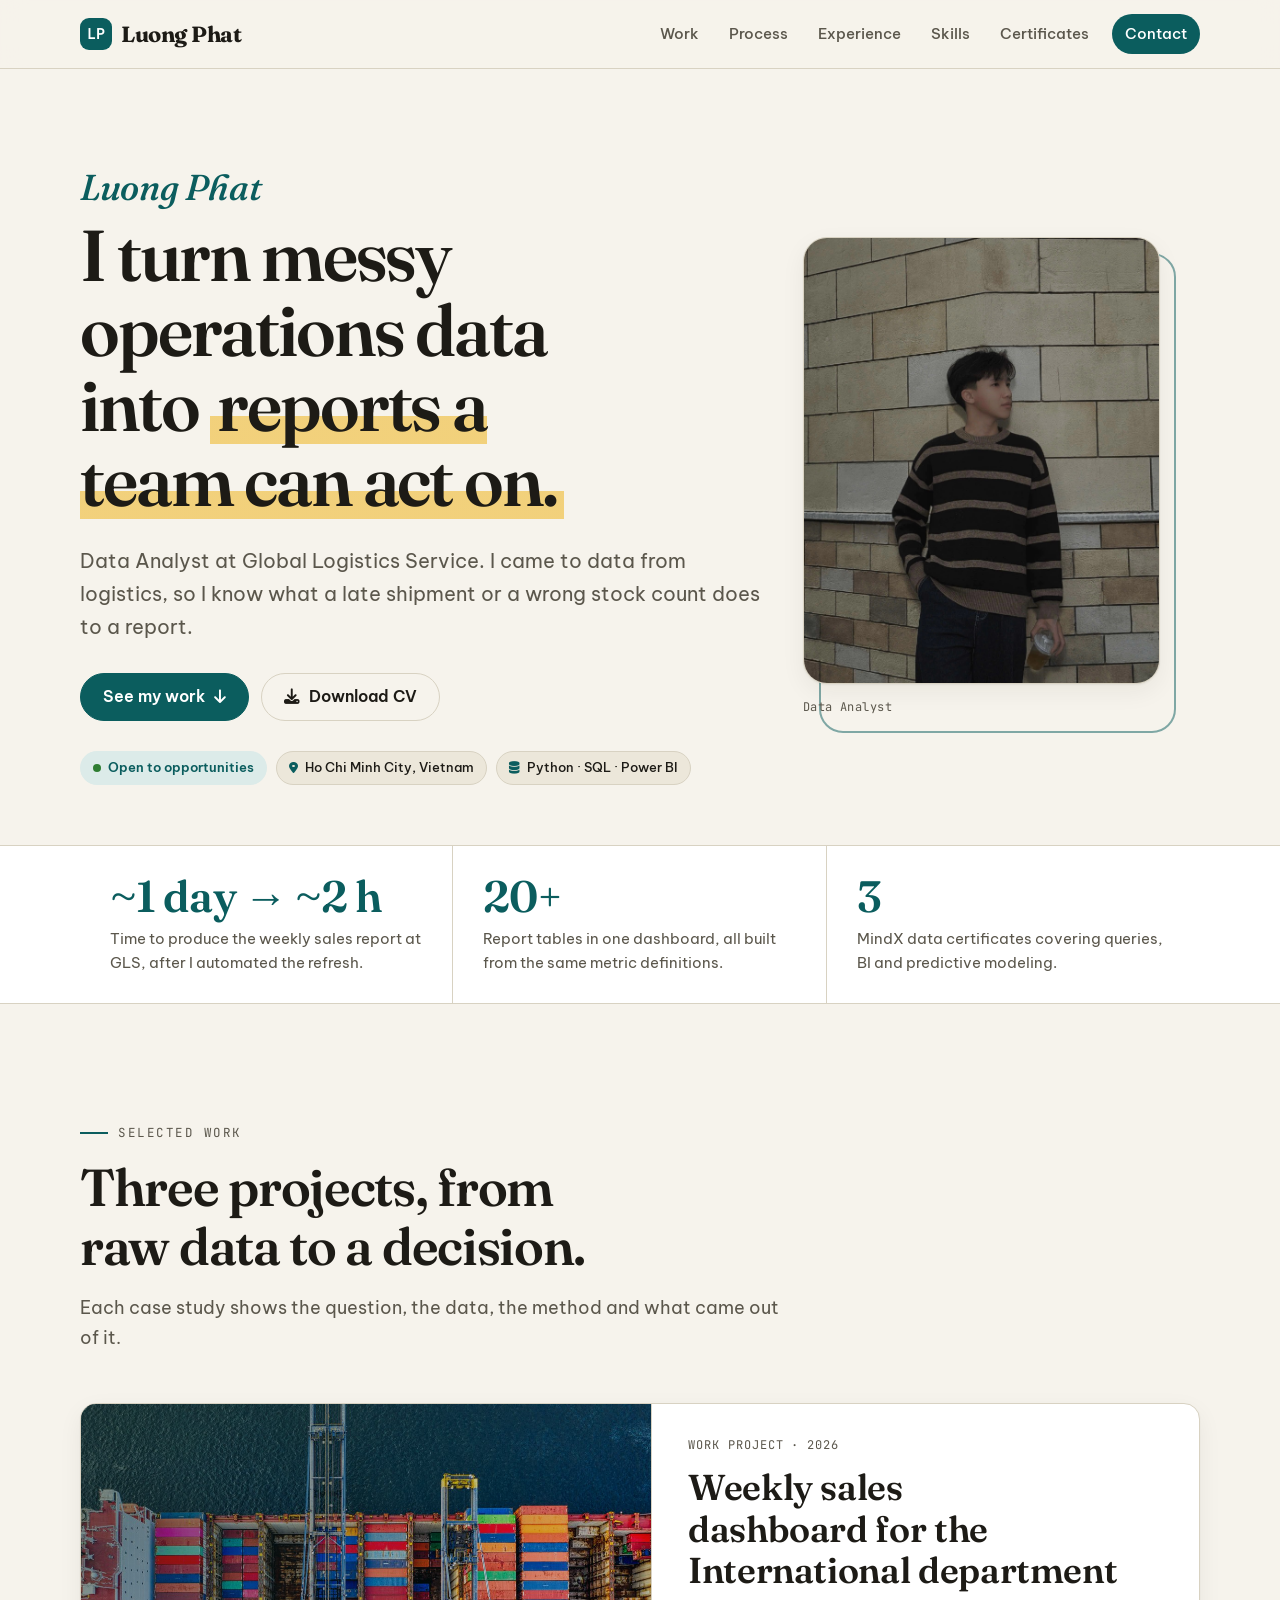
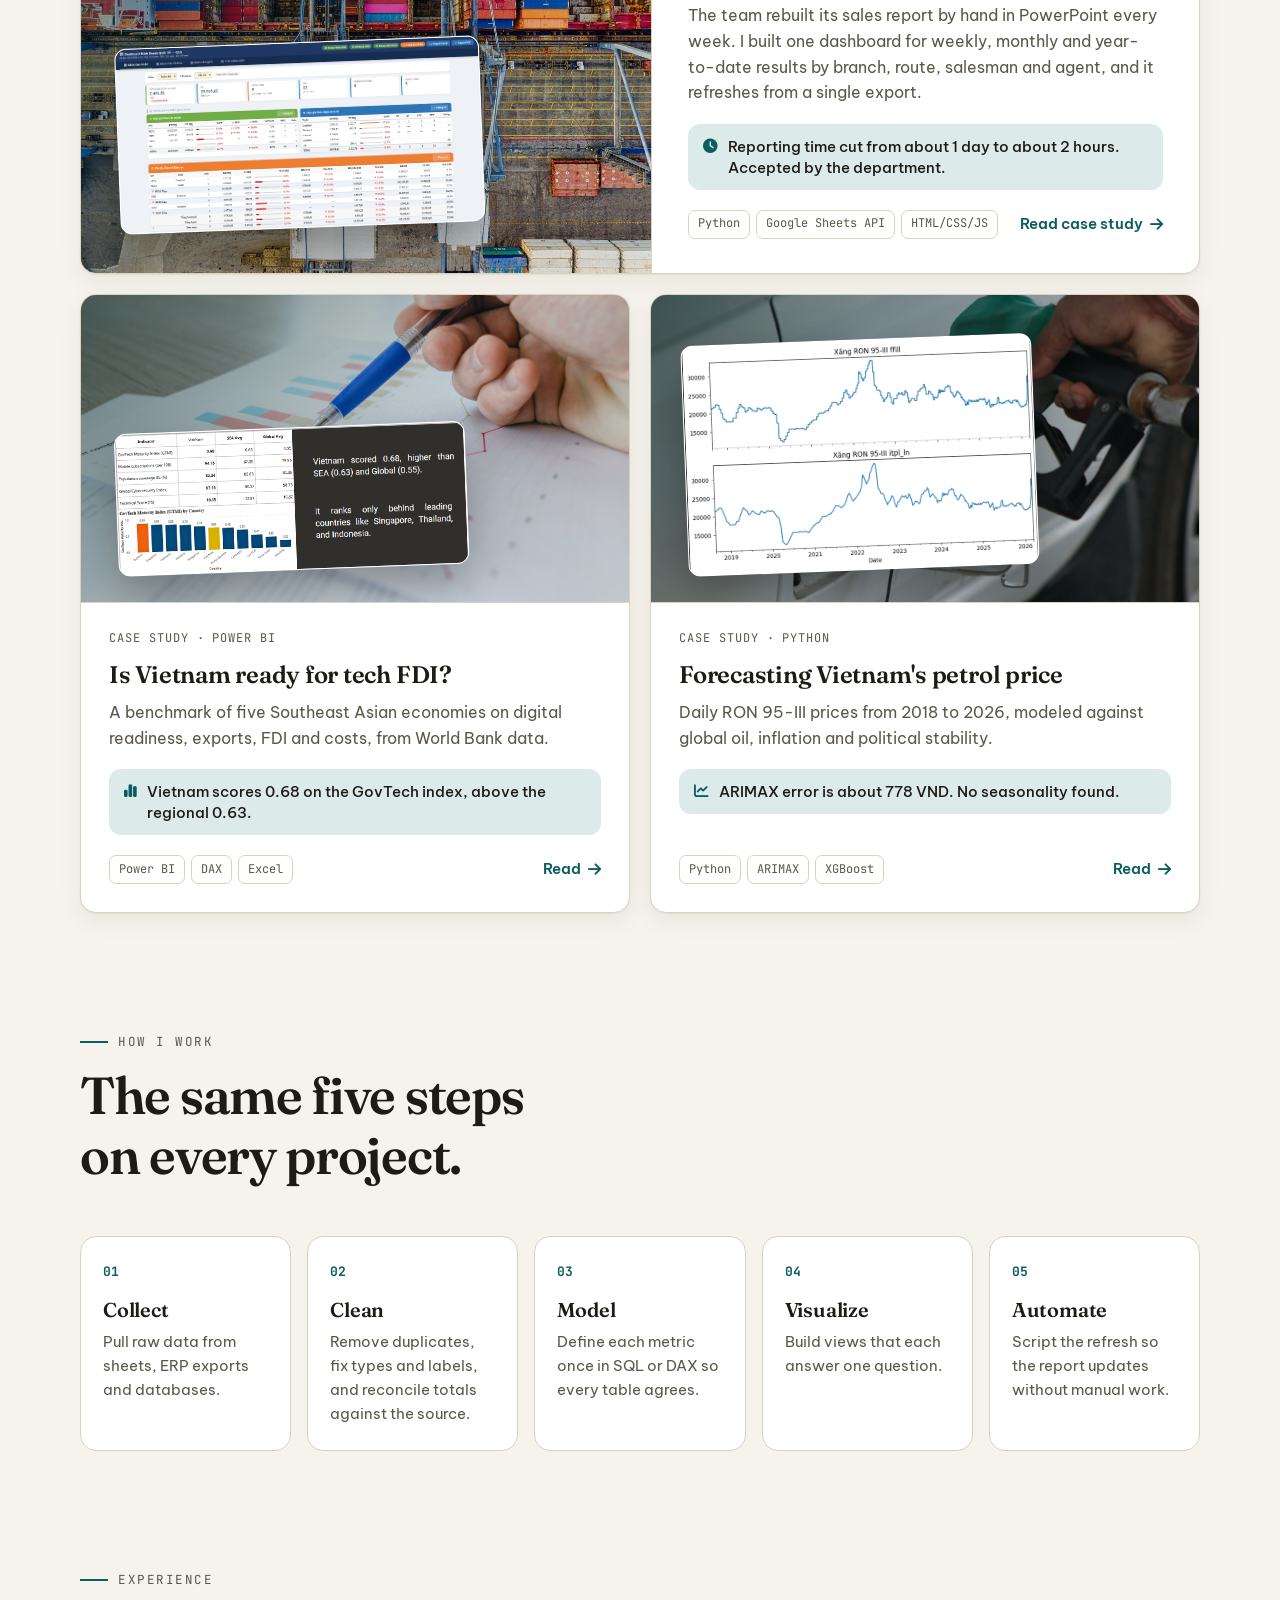
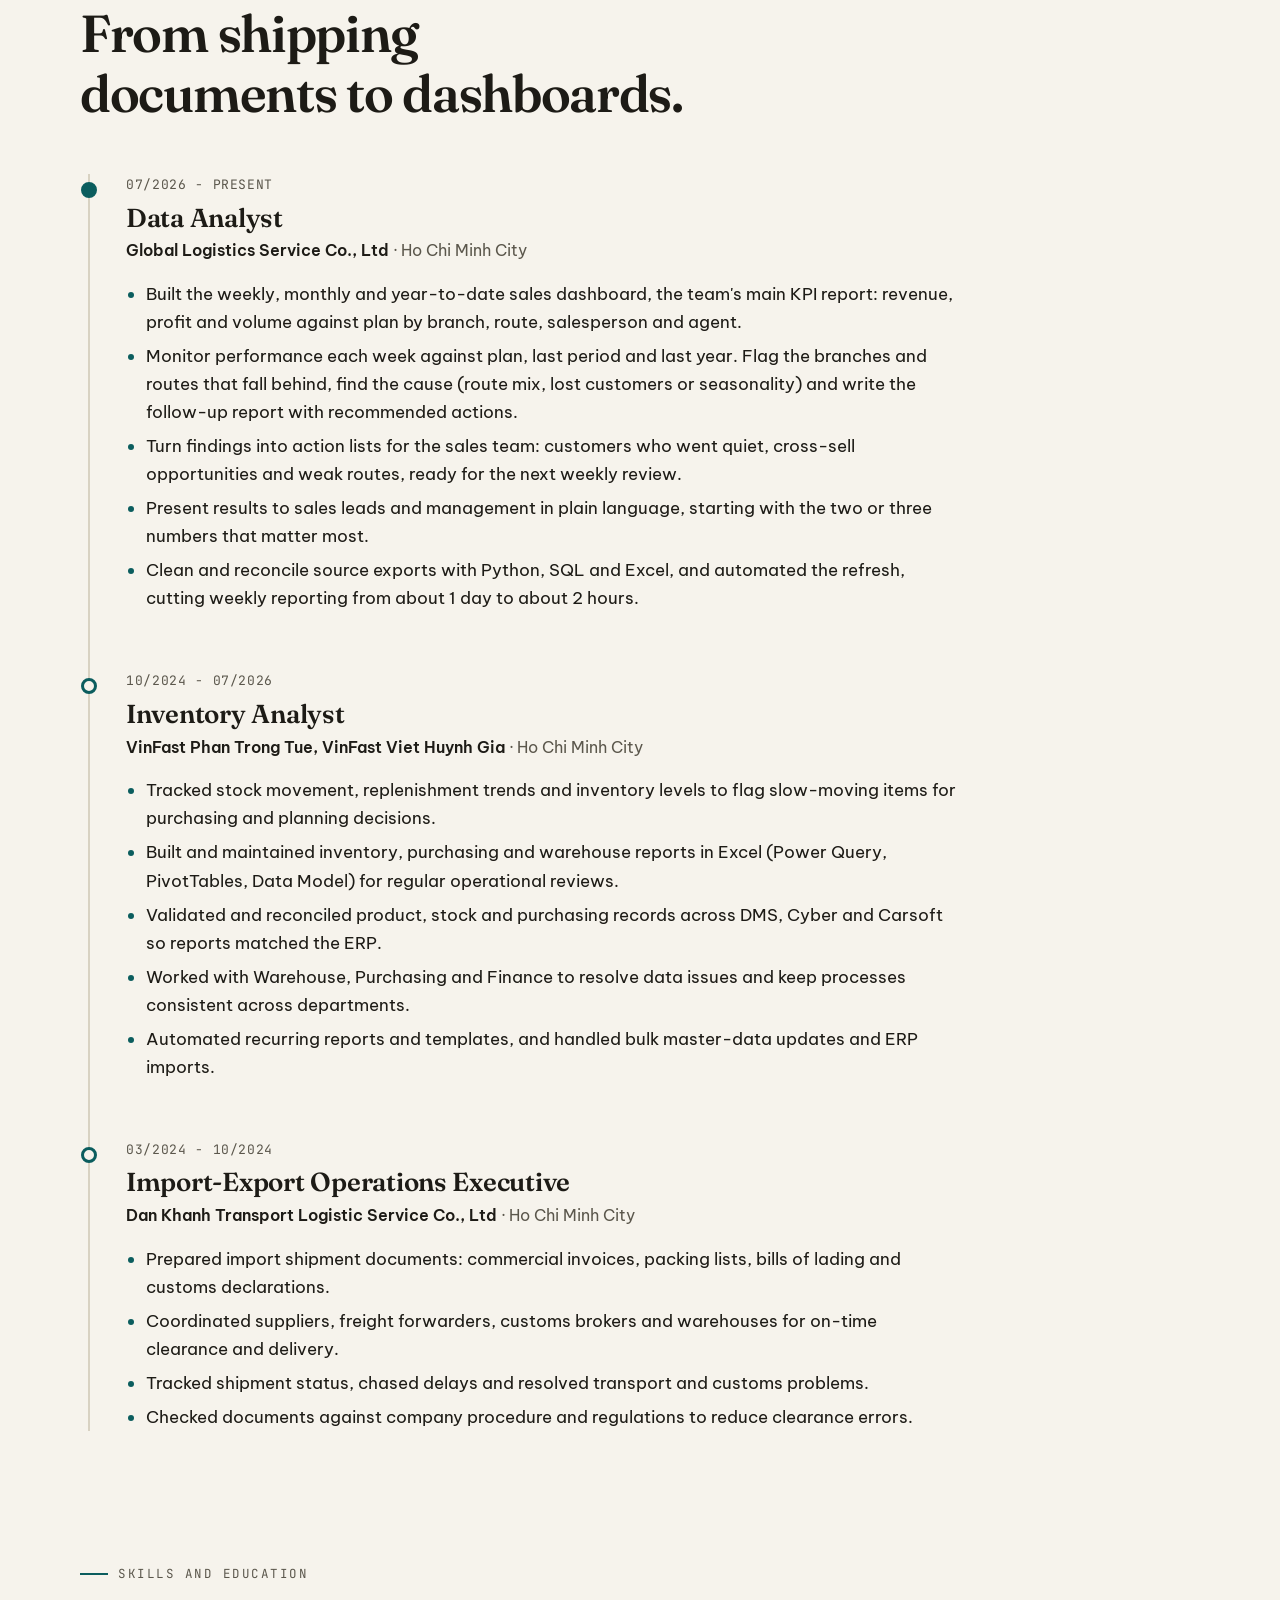
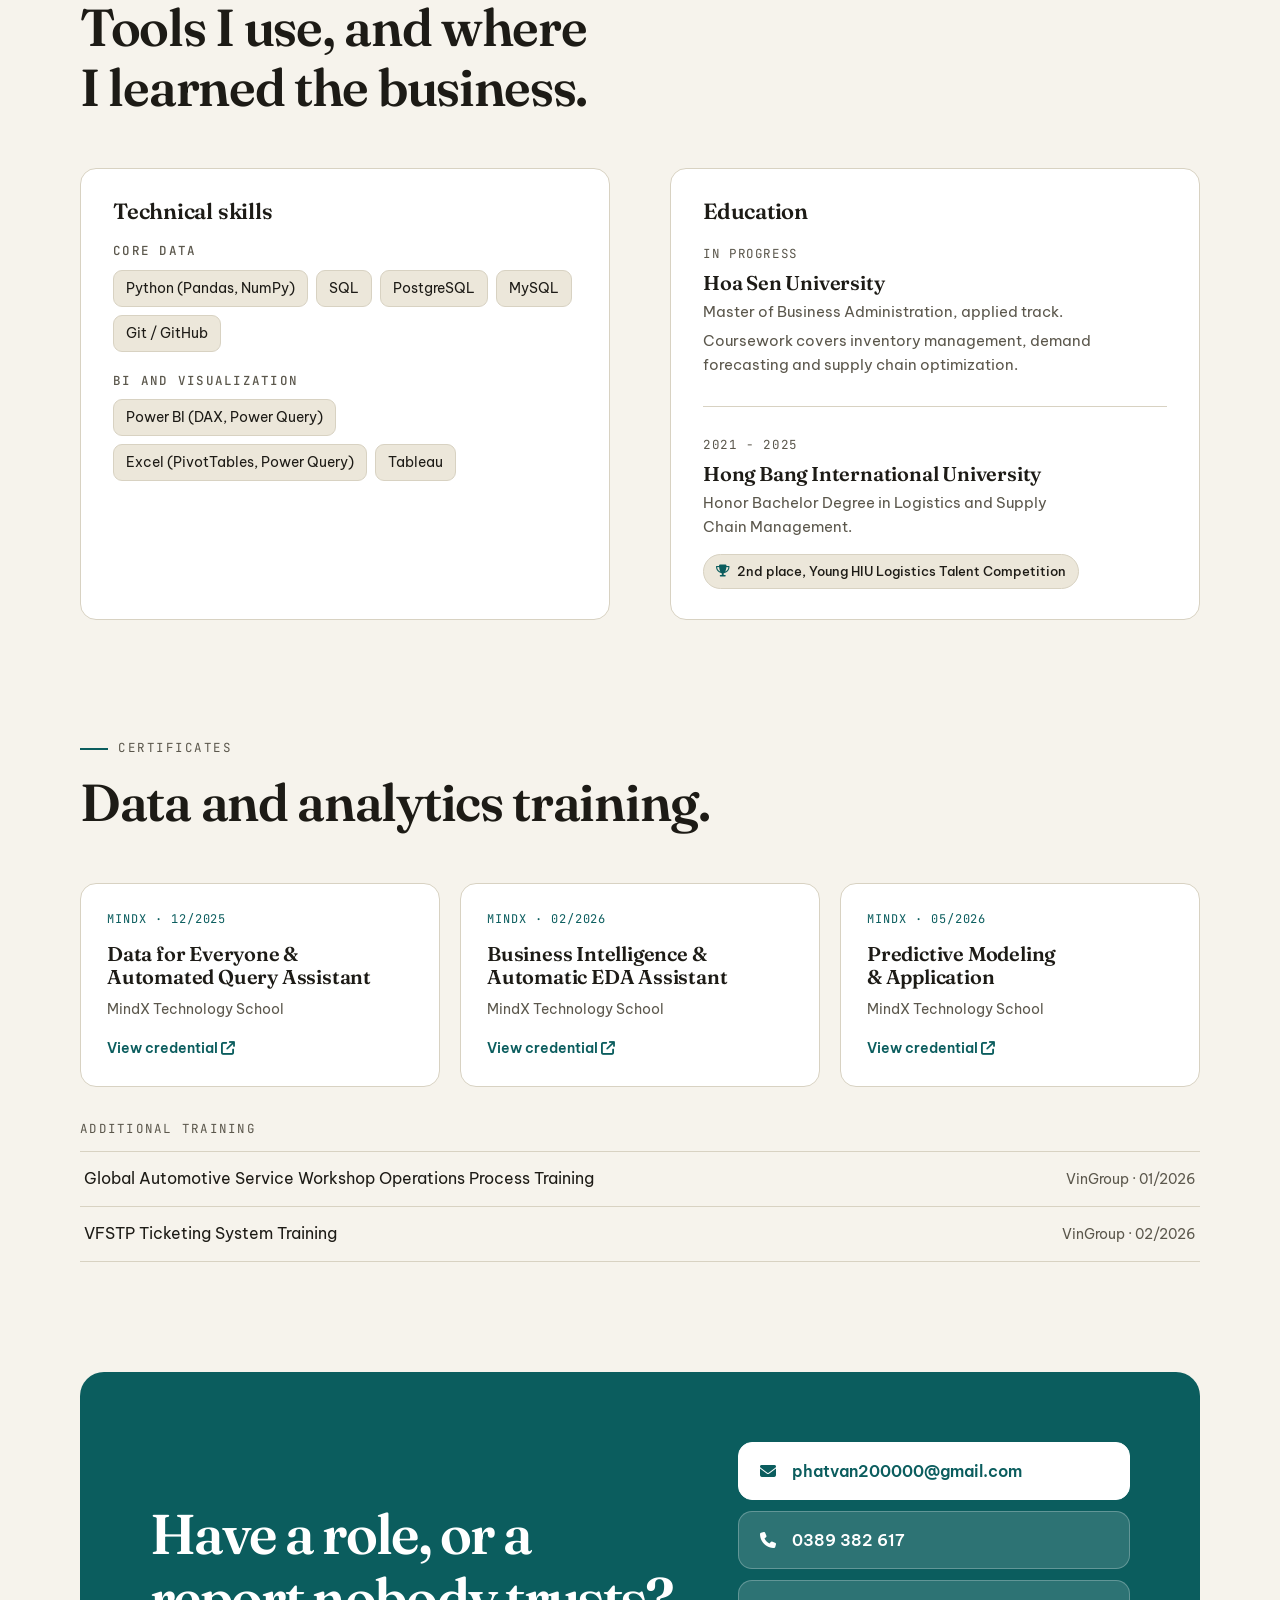
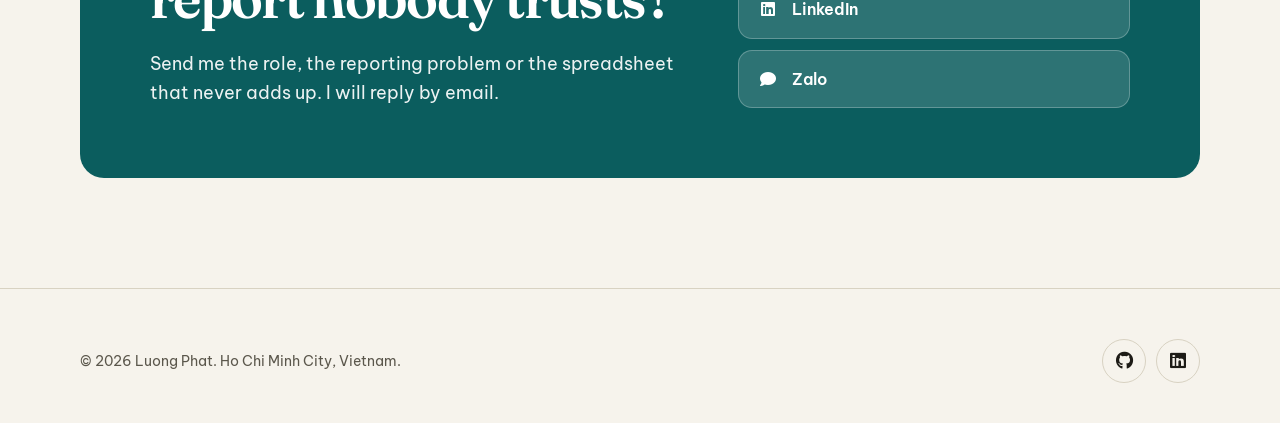
<file: index.html>
<!DOCTYPE html>
<html lang="en" class="no-js">
<head>
    <meta charset="UTF-8">
    <meta name="viewport" content="width=device-width, initial-scale=1.0">
    <script>document.documentElement.classList.remove('no-js');</script>

    <title>Luong Phat | Data Analyst</title>
    <meta name="description" content="Luong Phat is a data analyst in Ho Chi Minh City. Case studies in Python, SQL and Power BI: a weekly sales dashboard, a fuel price forecast and a FDI benchmark.">
    <meta name="theme-color" content="#0b5d5e">

    <meta property="og:type" content="website">
    <meta property="og:title" content="Luong Phat | Data Analyst">
    <meta property="og:description" content="Case studies in Python, SQL and Power BI, built on logistics and inventory data.">
    <meta property="og:image" content="https://luongphatportfolio.netlify.app/assets/image/profile-image.jpg">
    <meta property="og:url" content="https://luongphatportfolio.netlify.app/">
    <meta name="twitter:card" content="summary_large_image">
    <meta name="twitter:title" content="Luong Phat | Data Analyst">
    <meta name="twitter:description" content="Case studies in Python, SQL and Power BI, built on logistics and inventory data.">
    <meta name="twitter:image" content="https://luongphatportfolio.netlify.app/assets/image/profile-image.jpg">

    <link rel="icon" type="image/png" href="./assets/image/favicon.png">
    <link rel="preconnect" href="https://fonts.googleapis.com">
    <link rel="preconnect" href="https://fonts.gstatic.com" crossorigin>
    <link href="https://fonts.googleapis.com/css2?family=Be+Vietnam+Pro:wght@400;500;600;700&family=Fraunces:ital,opsz,wght@0,9..144,500;0,9..144,600;0,9..144,700;1,9..144,500&family=JetBrains+Mono:wght@400;500;700&display=swap" rel="stylesheet">
    <link rel="stylesheet" href="https://cdnjs.cloudflare.com/ajax/libs/font-awesome/6.5.0/css/all.min.css">
    <link rel="stylesheet" href="style.css">

    <script type="application/ld+json">
    {
        "@context": "https://schema.org",
        "@type": "Person",
        "name": "Luong Phat",
        "jobTitle": "Data Analyst",
        "worksFor": { "@type": "Organization", "name": "Global Logistics Service Co., Ltd" },
        "address": { "@type": "PostalAddress", "addressLocality": "Ho Chi Minh City", "addressCountry": "VN" },
        "url": "https://luongphatportfolio.netlify.app/",
        "sameAs": ["https://github.com/0389382617", "https://www.linkedin.com/in/ph%C3%A1t-l%C6%B0%E1%BB%9Dng-8a47b42b4/"]
    }
    </script>
</head>
<body>
    <a href="#work" class="skip-link">Skip to content</a>
    <div class="scroll-progress"></div>

    <header>
        <div class="wrap header-inner">
            <a href="#top" class="logo" aria-label="Luong Phat, back to top"><span class="logo-mark" aria-hidden="true">LP</span>Luong Phat</a>
            <button class="menu-btn" id="menu-btn" aria-label="Open menu" aria-expanded="false" aria-controls="site-nav"><i class="fas fa-bars" aria-hidden="true"></i></button>
            <nav id="site-nav" aria-label="Main">
                <a href="#work">Work</a>
                <a href="#process">Process</a>
                <a href="#experience">Experience</a>
                <a href="#skills">Skills</a>
                <a href="#certificates">Certificates</a>
                <a href="#contact" class="nav-cta">Contact</a>
            </nav>
        </div>
    </header>

    <main id="top">
        <!-- Hero: who, what, proof, how to reach me -->
        <div class="hero">
            <div class="wrap hero-grid">
                <div class="reveal">
                    <h1><span class="name">Luong Phat</span>I turn messy operations data into <mark>reports a team can act on.</mark></h1>
                    <p class="hero-lead">Data Analyst at Global Logistics Service. I came to data from logistics, so I know what a late shipment or a wrong stock count does to a report.</p>
                    <div class="hero-actions">
                        <a href="#work" class="btn">See my work <i class="fas fa-arrow-down" aria-hidden="true"></i></a>
                        <a href="./Luong_Van_Phat_CV_Analyst.pdf" class="btn btn-outline" download><i class="fas fa-download" aria-hidden="true"></i>Download CV</a>
                    </div>
                    <div class="hero-meta">
                        <span class="chip status"><span class="pulse" aria-hidden="true"></span>Open to opportunities</span>
                        <span class="chip"><i class="fas fa-location-dot" aria-hidden="true"></i>Ho Chi Minh City, Vietnam</span>
                        <span class="chip"><i class="fas fa-database" aria-hidden="true"></i>Python · SQL · Power BI</span>
                    </div>
                </div>
                <figure class="portrait reveal">
                    <img src="./assets/image/profile-image.jpg" alt="Portrait of Luong Phat" width="600" height="750" fetchpriority="high">
                    <figcaption>Data Analyst</figcaption>
                </figure>
            </div>
        </div>

        <div class="proof" aria-label="Highlights">
            <div class="wrap proof-grid">
                <div class="proof-item">
                    <div class="proof-num">~1 day → ~2 h</div>
                    <p class="proof-label">Time to produce the weekly sales report at GLS, after I automated the refresh.</p>
                </div>
                <div class="proof-item">
                    <div class="proof-num">20+</div>
                    <p class="proof-label">Report tables in one dashboard, all built from the same metric definitions.</p>
                </div>
                <div class="proof-item">
                    <div class="proof-num">3</div>
                    <p class="proof-label">MindX data certificates covering queries, BI and predictive modeling.</p>
                </div>
            </div>
        </div>

        <!-- Case studies first: the work is the proof -->
        <section id="work">
            <div class="wrap">
                <div class="section-head reveal">
                    <span class="eyebrow">Selected work</span>
                    <h2>Three projects, from raw data to a decision.</h2>
                    <p>Each case study shows the question, the data, the method and what came out of it.</p>
                </div>

                <div class="bento">
                    <a class="case case-featured reveal" href="./project/index.html?id=gls-dashboard">
                        <div class="case-thumb">
                            <img class="case-cover" src="./assets/image/covers/cover-gls.jpg" alt="" decoding="async">
                            <div class="case-shot"><img src="./project image 3/dashboard-weekly-view.png" alt="Weekly view of the International department dashboard" decoding="async"></div>
                        </div>
                        <div class="case-body">
                            <div class="case-kicker">Work project · 2026</div>
                            <h3>Weekly sales dashboard for the International department</h3>
                            <p class="case-text">The team rebuilt its sales report by hand in PowerPoint every week. I built one dashboard for weekly, monthly and year-to-date results by branch, route, salesman and agent, and it refreshes from a single export.</p>
                            <div class="case-result"><i class="fas fa-clock" aria-hidden="true"></i><span>Reporting time cut from about 1 day to about 2 hours. Accepted by the department.</span></div>
                            <div class="case-foot">
                                <div class="tags"><span>Python</span><span>Google Sheets API</span><span>HTML/CSS/JS</span></div>
                                <span class="case-cta">Read case study <i class="fas fa-arrow-right" aria-hidden="true"></i></span>
                            </div>
                        </div>
                    </a>

                    <a class="case case-side reveal" href="./project/index.html?id=portfolio">
                        <div class="case-thumb"><img class="case-cover" src="./assets/image/covers/cover-fdi.jpg" alt="" decoding="async">
                            <div class="case-shot"><img src="./project image 1/Screenshot 2026-04-19 212049.png" alt="Power BI table and chart comparing GovTech maturity scores across Southeast Asia" decoding="async"></div></div>
                        <div class="case-body">
                            <div class="case-kicker">Case study · Power BI</div>
                            <h3>Is Vietnam ready for tech FDI?</h3>
                            <p class="case-text">A benchmark of five Southeast Asian economies on digital readiness, exports, FDI and costs, from World Bank data.</p>
                            <div class="case-result"><i class="fas fa-chart-simple" aria-hidden="true"></i><span>Vietnam scores 0.68 on the GovTech index, above the regional 0.63.</span></div>
                            <div class="case-foot">
                                <div class="tags"><span>Power BI</span><span>DAX</span><span>Excel</span></div>
                                <span class="case-cta">Read <i class="fas fa-arrow-right" aria-hidden="true"></i></span>
                            </div>
                        </div>
                    </a>

                    <a class="case case-side reveal" href="./project/index.html?id=gasoline-prediction">
                        <div class="case-thumb"><img class="case-cover" src="./assets/image/covers/cover-fuel.jpg" alt="" decoding="async">
                            <div class="case-shot"><img src="./project image 2/Screenshot 2026-05-12 170545.png" alt="Line charts of RON 95-III petrol prices from 2018 to 2026, before and after interpolation" decoding="async"></div></div>
                        <div class="case-body">
                            <div class="case-kicker">Case study · Python</div>
                            <h3>Forecasting Vietnam's petrol price</h3>
                            <p class="case-text">Daily RON 95-III prices from 2018 to 2026, modeled against global oil, inflation and political stability.</p>
                            <div class="case-result"><i class="fas fa-chart-line" aria-hidden="true"></i><span>ARIMAX error is about 778 VND. No seasonality found.</span></div>
                            <div class="case-foot">
                                <div class="tags"><span>Python</span><span>ARIMAX</span><span>XGBoost</span></div>
                                <span class="case-cta">Read <i class="fas fa-arrow-right" aria-hidden="true"></i></span>
                            </div>
                        </div>
                    </a>
                </div>
            </div>
        </section>

        <section id="process">
            <div class="wrap">
                <div class="section-head reveal">
                    <span class="eyebrow">How I work</span>
                    <h2>The same five steps on every project.</h2>
                </div>
                <ol class="steps">
                    <li class="reveal"><h3>Collect</h3><p>Pull raw data from sheets, ERP exports and databases.</p></li>
                    <li class="reveal"><h3>Clean</h3><p>Remove duplicates, fix types and labels, and reconcile totals against the source.</p></li>
                    <li class="reveal"><h3>Model</h3><p>Define each metric once in SQL or DAX so every table agrees.</p></li>
                    <li class="reveal"><h3>Visualize</h3><p>Build views that each answer one question.</p></li>
                    <li class="reveal"><h3>Automate</h3><p>Script the refresh so the report updates without manual work.</p></li>
                </ol>
            </div>
        </section>

        <section id="experience">
            <div class="wrap">
                <div class="section-head reveal">
                    <span class="eyebrow">Experience</span>
                    <h2>From shipping documents to dashboards.</h2>
                </div>
                <div class="timeline">
                    <article class="job current reveal">
                        <div class="job-when">07/2026 - PRESENT</div>
                        <h3>Data Analyst</h3>
                        <p class="job-org"><strong>Global Logistics Service Co., Ltd</strong> · Ho Chi Minh City</p>
                        <ul>
                            <li>Built the weekly, monthly and year-to-date sales dashboard, the team's main KPI report: revenue, profit and volume against plan by branch, route, salesperson and agent.</li>
                            <li>Monitor performance each week against plan, last period and last year. Flag the branches and routes that fall behind, find the cause (route mix, lost customers or seasonality) and write the follow-up report with recommended actions.</li>
                            <li>Turn findings into action lists for the sales team: customers who went quiet, cross-sell opportunities and weak routes, ready for the next weekly review.</li>
                            <li>Present results to sales leads and management in plain language, starting with the two or three numbers that matter most.</li>
                            <li>Clean and reconcile source exports with Python, SQL and Excel, and automated the refresh, cutting weekly reporting from about 1 day to about 2 hours.</li>
                        </ul>
                    </article>
                    <article class="job reveal">
                        <div class="job-when">10/2024 - 07/2026</div>
                        <h3>Inventory Analyst</h3>
                        <p class="job-org"><strong>VinFast Phan Trong Tue, VinFast Viet Huynh Gia</strong> · Ho Chi Minh City</p>
                        <ul>
                            <li>Tracked stock movement, replenishment trends and inventory levels to flag slow-moving items for purchasing and planning decisions.</li>
                            <li>Built and maintained inventory, purchasing and warehouse reports in Excel (Power Query, PivotTables, Data Model) for regular operational reviews.</li>
                            <li>Validated and reconciled product, stock and purchasing records across DMS, Cyber and Carsoft so reports matched the ERP.</li>
                            <li>Worked with Warehouse, Purchasing and Finance to resolve data issues and keep processes consistent across departments.</li>
                            <li>Automated recurring reports and templates, and handled bulk master-data updates and ERP imports.</li>
                        </ul>
                    </article>
                    <article class="job reveal">
                        <div class="job-when">03/2024 - 10/2024</div>
                        <h3>Import-Export Operations Executive</h3>
                        <p class="job-org"><strong>Dan Khanh Transport Logistic Service Co., Ltd</strong> · Ho Chi Minh City</p>
                        <ul>
                            <li>Prepared import shipment documents: commercial invoices, packing lists, bills of lading and customs declarations.</li>
                            <li>Coordinated suppliers, freight forwarders, customs brokers and warehouses for on-time clearance and delivery.</li>
                            <li>Tracked shipment status, chased delays and resolved transport and customs problems.</li>
                            <li>Checked documents against company procedure and regulations to reduce clearance errors.</li>
                        </ul>
                    </article>
                </div>
            </div>
        </section>

        <section id="skills">
            <div class="wrap">
                <div class="section-head reveal">
                    <span class="eyebrow">Skills and education</span>
                    <h2>Tools I use, and where I learned the business.</h2>
                </div>
                <div class="two-col">
                    <div class="panel-card reveal">
                        <h3>Technical skills</h3>
                        <div class="skill-group">
                            <h4>Core data</h4>
                            <div class="skill-chips"><span>Python (Pandas, NumPy)</span><span>SQL</span><span>PostgreSQL</span><span>MySQL</span><span>Git / GitHub</span></div>
                        </div>
                        <div class="skill-group">
                            <h4>BI and visualization</h4>
                            <div class="skill-chips"><span>Power BI (DAX, Power Query)</span><span>Excel (PivotTables, Power Query)</span><span>Tableau</span></div>
                        </div>
                    </div>
                    <div class="panel-card reveal">
                        <h3>Education</h3>
                        <div class="edu">
                            <div class="edu-when">IN PROGRESS</div>
                            <h4>Hoa Sen University</h4>
                            <p>Master of Business Administration, applied track.</p>
                            <p>Coursework covers inventory management, demand forecasting and supply chain optimization.</p>
                        </div>
                        <div class="edu">
                            <div class="edu-when">2021 - 2025</div>
                            <h4>Hong Bang International University</h4>
                            <p>Honor Bachelor Degree in Logistics and Supply Chain Management.</p>
                            <span class="chip"><i class="fas fa-trophy" aria-hidden="true"></i>2nd place, Young HIU Logistics Talent Competition</span>
                        </div>
                    </div>
                </div>
            </div>
        </section>

        <section id="certificates">
            <div class="wrap">
                <div class="section-head reveal">
                    <span class="eyebrow">Certificates</span>
                    <h2>Data and analytics training.</h2>
                </div>
                <div class="certs">
                    <a class="cert reveal" href="https://drive.google.com/open?id=1Z9AyKw6M4foVuk5SF3DvJWIoNr8xvSCr" target="_blank" rel="noopener noreferrer">
                        <span class="cert-issuer">MindX · 12/2025</span>
                        <h3>Data for Everyone &amp; Automated Query Assistant</h3>
                        <p class="cert-meta">MindX Technology School</p>
                        <span class="cert-link">View credential <i class="fas fa-arrow-up-right-from-square" aria-hidden="true"></i></span>
                    </a>
                    <a class="cert reveal" href="https://drive.google.com/open?id=1UqYx30HDqysOBapaBp9I3M-VcZSLvyvs" target="_blank" rel="noopener noreferrer">
                        <span class="cert-issuer">MindX · 02/2026</span>
                        <h3>Business Intelligence &amp; Automatic EDA Assistant</h3>
                        <p class="cert-meta">MindX Technology School</p>
                        <span class="cert-link">View credential <i class="fas fa-arrow-up-right-from-square" aria-hidden="true"></i></span>
                    </a>
                    <a class="cert reveal" href="https://drive.google.com/file/d/19NhP68eTegjxqzPawogfmBnr9G_7_NeO/view?usp=sharing" target="_blank" rel="noopener noreferrer">
                        <span class="cert-issuer">MindX · 05/2026</span>
                        <h3>Predictive Modeling &amp; Application</h3>
                        <p class="cert-meta">MindX Technology School</p>
                        <span class="cert-link">View credential <i class="fas fa-arrow-up-right-from-square" aria-hidden="true"></i></span>
                    </a>
                </div>
                <p class="extra-title reveal">Additional training</p>
                <ul class="extra-list reveal">
                    <li><a href="https://drive.google.com/open?id=1YEKSH9mxmRwjx40E3eoBbhwsc3gZImVi" target="_blank" rel="noopener noreferrer">Global Automotive Service Workshop Operations Process Training<span>VinGroup · 01/2026</span></a></li>
                    <li><a href="https://drive.google.com/open?id=1z5Dwy_Kk5rBQgoIwa8UAoVz2T0witCR5" target="_blank" rel="noopener noreferrer">VFSTP Ticketing System Training<span>VinGroup · 02/2026</span></a></li>
                </ul>
            </div>
        </section>

        <section id="contact">
            <div class="wrap">
                <div class="contact-card reveal">
                    <div>
                        <h2>Have a role, or a report nobody trusts?</h2>
                        <p>Send me the role, the reporting problem or the spreadsheet that never adds up. I will reply by email.</p>
                    </div>
                    <div class="contact-links">
                        <a href="mailto:phatvan200000@gmail.com"><i class="fas fa-envelope" aria-hidden="true"></i>phatvan200000@gmail.com</a>
                        <a href="tel:+84389382617"><i class="fas fa-phone" aria-hidden="true"></i>0389 382 617</a>
                        <a href="https://www.linkedin.com/in/ph%C3%A1t-l%C6%B0%E1%BB%9Dng-8a47b42b4/" target="_blank" rel="noopener noreferrer"><i class="fa-brands fa-linkedin" aria-hidden="true"></i>LinkedIn</a>
                        <a href="https://zalo.me/0389382617" target="_blank" rel="noopener noreferrer"><i class="fas fa-comment" aria-hidden="true"></i>Zalo</a>
                    </div>
                </div>
            </div>
        </section>
    </main>

    <footer class="footer">
        <div class="wrap footer-inner">
            <p>&copy; 2026 Luong Phat. Ho Chi Minh City, Vietnam.</p>
            <div class="social-links">
                <a href="https://github.com/0389382617" aria-label="GitHub" target="_blank" rel="noopener noreferrer"><i class="fa-brands fa-github" aria-hidden="true"></i></a>
                <a href="https://www.linkedin.com/in/ph%C3%A1t-l%C6%B0%E1%BB%9Dng-8a47b42b4/" aria-label="LinkedIn" target="_blank" rel="noopener noreferrer"><i class="fa-brands fa-linkedin" aria-hidden="true"></i></a>
            </div>
        </div>
    </footer>

    <button class="back-to-top-btn" aria-label="Back to top"><i class="fas fa-arrow-up" aria-hidden="true"></i></button>

    <script src="./main.js"></script>
</body>
</html>
</file>
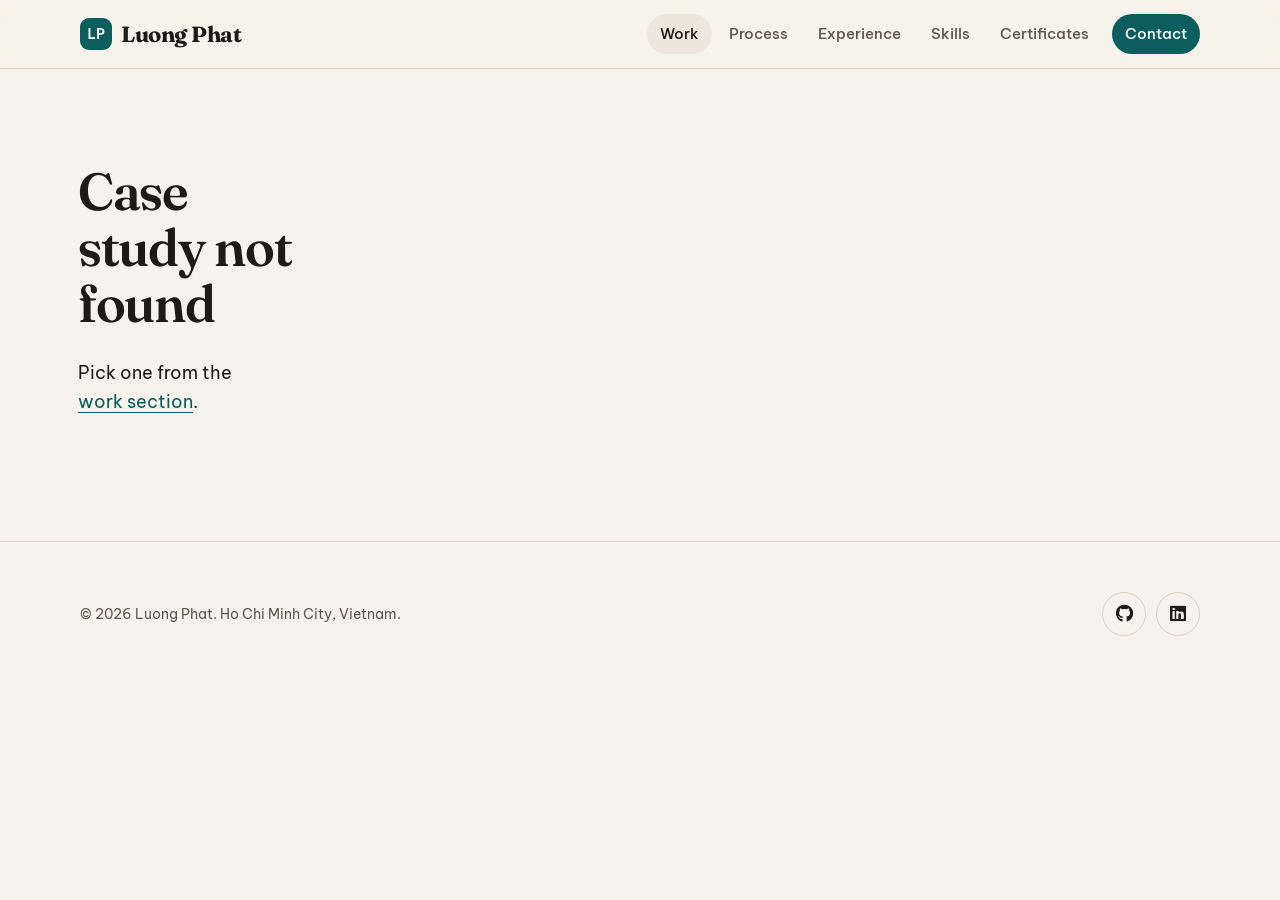
<file: project/index.html>
<!DOCTYPE html>
<html lang="en">
<head>
    <meta charset="UTF-8">
    <meta name="viewport" content="width=device-width, initial-scale=1.0">
    <title>Case study | Luong Phat</title>
    <meta name="description" content="Case studies by Luong Phat: the question, the data, the method and the result.">
    <meta property="og:type" content="website">
    <meta property="og:title" content="Case study | Luong Phat">
    <meta property="og:description" content="The question, the data, the method and the result.">
    <meta property="og:image" content="https://luongphatportfolio.netlify.app/assets/image/profile-image.jpg">
    <meta name="twitter:card" content="summary_large_image">
    <link rel="icon" type="image/png" href="../assets/image/favicon.png">
    <link rel="preconnect" href="https://fonts.googleapis.com">
    <link rel="preconnect" href="https://fonts.gstatic.com" crossorigin>
    <link href="https://fonts.googleapis.com/css2?family=Be+Vietnam+Pro:wght@400;500;600;700&family=Fraunces:ital,opsz,wght@0,9..144,500;0,9..144,600;0,9..144,700;1,9..144,500&family=JetBrains+Mono:wght@400;500;700&display=swap" rel="stylesheet">
    <link rel="stylesheet" href="https://cdnjs.cloudflare.com/ajax/libs/font-awesome/6.5.0/css/all.min.css">
    <link rel="stylesheet" href="../style.css">
    <meta name="theme-color" content="#0b5d5e">
</head>
<body>
    <a href="#project-detail-content" class="skip-link">Skip to content</a>
    <div class="scroll-progress"></div>
    <header>
        <div class="wrap header-inner">
            <a href="../index.html" class="logo" aria-label="Luong Phat, home"><span class="logo-mark" aria-hidden="true">LP</span>Luong Phat</a>
            <button class="menu-btn" id="menu-btn" aria-label="Open menu" aria-expanded="false" aria-controls="site-nav"><i class="fas fa-bars" aria-hidden="true"></i></button>
            <nav id="site-nav" aria-label="Main">
                <a href="../index.html#work" class="active">Work</a>
                <a href="../index.html#process">Process</a>
                <a href="../index.html#experience">Experience</a>
                <a href="../index.html#skills">Skills</a>
                <a href="../index.html#certificates">Certificates</a>
                <a href="../index.html#contact" class="nav-cta">Contact</a>
            </nav>
        </div>
    </header>

    <main>
        <div id="case-hero"></div>
        <section class="project-detail">
            <div class="wrap case-layout">
                <aside class="toc" id="toc" aria-label="On this page"></aside>
                <div class="project-detail-container" id="project-detail-content">
                    <!-- Filled in by the script below -->
                </div>
            </div>
        </section>
        <div class="wrap" id="next-cases"></div>
    </main>

    <footer class="footer">
        <div class="wrap footer-inner">
            <p>&copy; 2026 Luong Phat. Ho Chi Minh City, Vietnam.</p>
            <div class="social-links">
                <a href="https://github.com/0389382617" aria-label="GitHub" target="_blank" rel="noopener noreferrer"><i class="fa-brands fa-github" aria-hidden="true"></i></a>
                <a href="https://www.linkedin.com/in/ph%C3%A1t-l%C6%B0%E1%BB%9Dng-8a47b42b4/" aria-label="LinkedIn" target="_blank" rel="noopener noreferrer"><i class="fa-brands fa-linkedin" aria-hidden="true"></i></a>
            </div>
        </div>
    </footer>

    <button class="back-to-top-btn" aria-label="Back to top"><i class="fas fa-arrow-up" aria-hidden="true"></i></button>

    <script src="../main.js"></script>
    <script>
        // Dữ liệu chi tiết cho từng dự án
        const projectData = {
            'portfolio': {
                glance: [["Question", "Is Vietnam ready to absorb technology FDI?"], ["Data", "World Bank Data360 digital and prosperity indicators for Southeast Asian economies."], ["Tools", "Excel (PivotTables, Power Query), Power BI (DAX), Canva."], ["Finding", "Vietnam scores 0.68 on the GovTech index, above the SEA average (0.63) and the global average (0.55)."]],
                kicker: "Case study · Power BI",
                cover: "../assets/image/covers/cover-fdi.jpg",
                subtitle: "Five Southeast Asian economies compared on digital readiness, exports, FDI, living costs and workforce, to test whether Vietnam is ready for technology investment.",
                tags: ["Power BI", "DAX", "Excel", "Canva"],
                imageCaption: "GovTech Maturity Index: Vietnam against the SEA and global averages (Power BI).",
                highlights: [["0.68", "GovTech Maturity Index for Vietnam. SEA average 0.63, global 0.55."], ["97.15", "Global Cybersecurity Index. SEA average 68.57."], ["~107%", "Exports of goods and services as a share of GDP."], ["4.7%", "FDI net inflows as a share of GDP."]],
                databaseSectionTitle: "The data",
                analysisSectionTitle: "Findings: three questions",
                conclusionTitle: "Conclusion",
                
                title: 'Is Vietnam ready for tech FDI?',
                image: '../project image 1/Screenshot 2026-04-19 212049.png',
                description: `This project provides an overview of Southeast Asia’s rapid transformation into a dynamic technology hub. It highlights key developments in digital innovation, economic growth, and the increasing role of technology across the region.<br><br>The goal of this project is to deliver a clear and engaging perspective on how Southeast Asia is emerging as an important player in the global tech landscape.<br><br><strong>Tools used:</strong> Excel (Pivot Tables, Power Query), PowerBI (DAX, Data Visualization), Canva`,
                databaseText: `The dataset used in this project was sourced from the World Bank Data360 platform, focusing on Vietnam’s digital development and economic prosperity indicators.<br><br>
Digital: <a href="https://data360.worldbank.org/en/economy/VNM?tab=Digital" target="_blank" style="color: var(--accent); text-decoration: underline;">https://data360.worldbank.org/en/economy/VNM?tab=Digital</a><br>
Prosperity: <a href="https://data360.worldbank.org/en/economy/VNM?tab=Prosperity" target="_blank" style="color: var(--accent); text-decoration: underline;">https://data360.worldbank.org/en/economy/VNM?tab=Prosperity</a><br><br>
The data was cleaned and transformed into a structured format for analysis. A central Fact Table was created, where indicators and their corresponding values were standardized into clear columns (Indicator, Value), enabling efficient analysis and visualization.`,
                databaseImage: `../project image 1/fact table image.jpg`,
                databaseImage1Caption: `Image 1. Fact table creation`,
                databaseIntroTable: `To ensure a structured and objective analysis, this project adopts a set of key indicators from the GovTech Maturity framework and related economic metrics. These indicators are used to evaluate digital government development, technology adoption, and overall economic performance.<br><br>
The table below summarizes the definitions, calculation methods, and analytical significance of each indicator used in this study.`,
                databaseText2: `Table 1. Objective Evaluation Platforms & Indicator System`,
                databaseImage2: `../project image 1/Screenshot 2026-04-18 112320.png`,
                databaseText3: `Designed DAX calculations to aggregate key ICT metrics and create a composite index, enabling effective evaluation of digital development.`,
                databaseImage3: `../project image 1/Screenshot 2026-04-21 170429.png`,
                analysisText: `<strong style="font-size: 2.0rem; color: var(--accent); display: inline-block; margin-bottom: 1rem;"><i class="fas fa-thumbtack" style="margin-right: 0.8rem;"></i>Problem Statement 1: Is Vietnam Ready?</strong>`,
                analysisImage: `../project image 1/Screenshot 2026-04-19 212049.png`,
                analysisText2: `Digital readiness is a <strong>prerequisite</strong> for all technology FDI flows.<br>
According to the <strong>GovTech Maturity Index (GTMI)</strong>:<ul><li>Vietnam scored <strong>0.68</strong></li><li>Higher than the Southeast Asia average (<strong>0.63</strong>) and Global average (<strong>0.55</strong>)</li><li>Just behind the leading group like Singapore</li></ul>`,
                analysisImage2: `../project image 1/Screenshot 2026-04-19 215506.png`,
                analysisText3: `Delving into the ITU indicators, the data shows that Vietnam's digital penetration and capacity have reached a nationwide scale:<ul style="margin-bottom: 0.5rem;"><li>Mobile subscriptions: <strong>94.15</strong> / 100 people</li><li>Population coverage 3G: <strong>82.34%</strong></li><li>Global Cybersecurity Index: <strong>97.15</strong>, far exceeding the regional average (<strong>68.57</strong>) and global average (<strong>58.75</strong>)</li><li>Technical Score (TS): <strong>18.15</strong>, significantly higher than SEA (<strong>12.81</strong>) and Global (<strong>10.52</strong>)</li></ul>
<strong style="font-size: 2.0rem;">==> Insight:</strong><br>
This shows that Vietnam <strong>not only has sufficient technology</strong>, but is also <strong>ready to deploy and expand large-scale technology-based FDI models</strong>.<br>
When placed in the regional and global context, Vietnam is not yet a saturated market, but <strong>has surpassed the regional average and is catching up very quickly</strong>.<br><br>
This is precisely the stage that strategic investors often look for: <strong>a sufficiently solid foundation, while costs and growth potential remain significant</strong>.<br><br>
<strong style="font-size: 2.0rem; color: var(--accent); display: inline-block; margin-top: 1.5rem;"><i class="fas fa-thumbtack" style="margin-right: 0.8rem;"></i>Problem Statement 2: EXPORT & FDI (Evidence of Investment Absorption Capacity)</strong>`,
                analysisImage3: `../project image 1/Screenshot 2026-04-19 220947.png`,
                analysisText4: `The data on Exports of goods & services (% GDP – average over time) shows:<ul style="margin-bottom: 0;"><li>Vietnam: approximately <strong>107% of GDP</strong></li><li>Malaysia: approximately <strong>114% of GDP</strong></li><li>Singapore: approximately <strong>179% of GDP</strong></li><li>Cambodia & Lao PDR: significantly lower (<strong>under 60%</strong>)</li></ul><strong>==></strong> This confirms that Vietnam is an <strong>export-driven economy</strong>, not dependent on domestic consumption, and has the capacity to participate deeply in the global value chain. More importantly, Vietnam's export share <strong>increases steadily over time</strong>, reflecting long-term production and service capabilities, not a short-term trend.`,
                analysisImage4: `../project image 1/Screenshot 2026-04-19 222159.png`,
                analysisText5: `In parallel, <strong>FDI net inflows (% GDP)</strong> show:<ul style="margin-bottom: 0;"><li>Singapore: <strong>14.7%</strong></li><li>Cambodia: <strong>6.0%</strong></li><li>Vietnam: <strong>4.7%</strong></li><li>Malaysia: <strong>3.7%</strong></li><li>Thailand: <strong>1.9%</strong></li></ul>
<strong style="font-size: 2.0rem;">==> Insight:</strong><br>
Vietnam is in the <strong>leading group of the region</strong>, and the key point is: <strong>FDI remains high while costs and average income are still low</strong>, creating room for long-term growth.<br>
The combination of high exports and stable FDI shows that Vietnam <strong>not only attracts capital, but also absorbs and expands investment effectively</strong>.`,
                analysisText6: `<strong style="font-size: 2.0rem; color: var(--accent); display: inline-block; margin-top: 1.5rem;"><i class="fas fa-thumbtack" style="margin-right: 0.8rem;"></i>Problem Statement 3: COST & HUMAN CAPITAL (Long-term Competitive Advantage)</strong>`,
                analysisImage5: `../project image 1/Screenshot 2026-04-19 223935.png`,
                analysisText7: `Vietnam's <strong>GDP per capita (PPP)</strong> is at approximately <strong>0.3 million</strong>, significantly lower than:<ul style="margin-bottom: 0;"><li>Singapore (<strong>~3.1 million</strong>)</li><li>Malaysia (<strong>~0.8 million</strong>)</li></ul><strong>==></strong> This provides a clear advantage in <strong>living and operating costs</strong> for investors. At the same time, this income level is still higher than less developed countries in the region, helping to ensure <strong>social stability and domestic purchasing power</strong>.`,
                analysisImage6: `../project image 1/Screenshot 2026-04-19 224845.png`,
                analysisText8: `The <strong>Employment to population ratio</strong> shows:<ul style="margin-bottom: 0;"><li>Cambodia: <strong>80%</strong></li><li>Vietnam: <strong>74%</strong></li><li>Thailand: <strong>71%</strong></li><li>Singapore: <strong>64%</strong></li><li>Malaysia: <strong>63%</strong></li></ul>
<strong style="font-size: 2.0rem;">==> Insight:</strong><br>
Vietnam possesses a <strong>young, large workforce</strong> with a <strong>high market participation rate</strong>, along with <strong>access to technology and quick learning capabilities</strong>. Compared to Singapore (high-quality workforce but very high cost) and Malaysia, Vietnam has a clear advantage in <strong>workforce scalability</strong>, making it particularly suitable for models such as:<ul style="margin-bottom: 0;"><li><strong>Technology outsourcing</strong></li><li><strong>Digital platforms</strong></li><li>Large-scale <strong>Product development</strong></li></ul>Vietnam does not compete on being "expensive and perfect," but on <strong>speed, scale, and cost-effectiveness</strong>.`,
                conclusion: `Synthesizing data from the World Bank Group, key takeaways can be drawn:<ul style="margin-bottom: 0;"><li>Vietnam's <strong>digital foundation</strong> has reached a level of readiness to support technology FDI.</li><li><strong>Export of goods & services exceeding 100% of GDP</strong> proves the ability to translate investment into real value.</li><li><strong>Stable FDI</strong> reflects the long-term confidence of international investors.</li><li><strong>Competitive living costs and human resources</strong> create room for medium- to long-term expansion.</li></ul><strong>🎯 Final Message:</strong><br>
Vietnam is not just an alternative destination, but is gradually establishing its role as a <strong>new technology hub in Southeast Asia</strong>, with the capacity to scale and compete on the global investment map.`
            },
            'gasoline-prediction': {
                glance: [["Question", "Can global oil, inflation and political stability predict Vietnam's RON 95-III price?"], ["Data", "Daily PVOil prices 2018 to 2026, global crude benchmarks, CPI and the WGI stability index."], ["Tools", "Python (Pandas, auto_arima, XGBoost), Excel (Power Query), Canva."], ["Result", "ARIMAX RMSE is about 778 VND. No seasonality, so SARIMAX added little. XGBoost lowered the error further."]],
                kicker: "Case study · Python",
                cover: "../assets/image/covers/cover-fuel.jpg",
                subtitle: "Daily RON 95-III prices from 2018 to 2026, modeled against global oil, inflation and political stability, from a baseline ARIMA to ARIMAX, SARIMAX and XGBoost.",
                tags: ["Python", "Pandas", "ARIMAX", "XGBoost"],
                imageCaption: "RON 95-III price: forward-filled (top) against linearly interpolated (bottom).",
                highlights: [["778 VND", "ARIMAX RMSE, measured on real, un-interpolated test data."], ["0.82", "Correlation between the price and global oil."], ["4", "Models compared: ARIMA, ARIMAX, SARIMAX and XGBoost."], ["2018 to 2026", "Daily price history used for training and testing."]],
                databaseSectionTitle: "Data and preparation",
                analysisSectionTitle: "Analysis and feature choices",
                
                title: 'Forecasting Vietnam\'s petrol price',
                image: '../project image 2/Screenshot 2026-05-12 170545.png',
                description: `
                    <div class="executive-summary">
                        <h3 style="color: var(--accent); margin-bottom: 1.5rem; font-size: 2.2rem; font-family: var(--font-display);"><i class="fas fa-file-invoice-dollar" style="margin-right: 1rem;"></i> Executive Summary</h3>
                        <p style="font-size: 1.6rem; line-height: 1.8; color: var(--muted); margin-bottom: 1.5rem;">This analytical report investigates the dynamics of retail gasoline prices in Vietnam (specifically RON 95-III) by analyzing historical PVOil price data alongside global macroeconomic indicators. By evaluating the impact of Global Oil Prices, Inflation (CPI), and Political Stability, this project develops predictive models including ARIMAX, SARIMAX, and XGBoost to forecast fuel costs, providing actionable insights for logistics planning and supply chain cost optimization.</p>
                        <p style="font-size: 1.6rem; line-height: 1.8; color: var(--muted); margin-bottom: 0;"><strong>Tools used:</strong> Python (EDA, Data Visualization, Pandas), Excel (Power Query), Canva</p>
                    </div>`,
                databaseText: `<strong style="font-size: 2.2rem; color: var(--accent); display: inline-block; margin-bottom: 1.5rem;"><i class="fas fa-database" style="margin-right: 0.8rem;"></i>Data Sources</strong><br>
The foundation of this predictive model relies on a robust dataset that captures the multifaceted nature of fuel pricing. The data came from several authoritative sources and was combined into one dataset:
<ul>
    <li><strong>Domestic Retail Prices:</strong> Historical price adjustments for PVOil RON 95-III and E5 RON 92-II.</li>
    <li><strong>Global Oil Benchmarks:</strong> Daily global crude oil prices.</li>
    <li><strong>Macroeconomic Factors:</strong> Annual Inflation (CPI) and Political Stability index (WGI_SC) sourced from Worldwide Governance Indicators.</li>
</ul>

<div class="kpi-container">
    <div class="kpi-card">
        <h4>Data Timeframe</h4>
        <div class="kpi-value">2018 - 2026</div>
    </div>
    <div class="kpi-card">
        <h4>Data Frequency</h4>
        <div class="kpi-value">Daily / Annual</div>
    </div>
    <div class="kpi-card">
        <h4>Core Features</h4>
        <div class="kpi-value">4+</div>
    </div>
</div>
<strong style="font-size: 2.0rem; color: var(--accent); display: inline-block; margin-bottom: 1rem; margin-top: 1rem;"><i class="fas fa-filter" style="margin-right: 0.8rem;"></i>Data Preprocessing & Feature Engineering</strong><br>
Time-series data was synchronized to a daily frequency. Missing values caused by irregular price updates were handled using <strong>linear interpolation</strong> to maintain data continuity for training. Testing was strictly performed on actual observed data (dropping NaNs) to ensure realistic evaluation.
<br><br><em>The preprocessing steps are shown below:</em>`,
                databaseImageGroup: [
                    '../project image 2/imagecode-noi-suy-tuyen-tinh.png'
                ],
                analysisText: `<strong style="font-size: 2.2rem; color: var(--accent); display: inline-block; margin-bottom: 1.5rem;"><i class="fas fa-chart-pie" style="margin-right: 0.8rem;"></i>Market Analysis & Strategic Selection</strong><br>
A comprehensive market analysis forms the foundation of our forecasting strategy. By evaluating the interplay of global macroeconomic indicators, we strategically selected the most impactful drivers shaping domestic fuel prices. Initial correlation analysis revealed critical relationships between these exogenous variables and the local market.<br><br>
<strong style="font-size: 2.0rem; color: var(--accent); display: inline-block; margin-bottom: 1rem;"><i class="fas fa-crosshairs" style="margin-right: 0.8rem;"></i>Strategic Target Variable Selection: Why RON 95-III?</strong><br>
Heavy fuels (e.g., FO 3%S, FO 3.5%S) frequently suffer from zero values or missing data, while kerosene/diesel (KO/DO) exhibit extreme volatility due to data scarcity and State price regulation mechanisms.`,
                analysisImage: `../project image 2/Screenshot 2026-05-12 141112.png`,
                analysisText2: `Rather than dispersing resources on niche fuels with fragmented data, the predictive model was strategically optimized for <strong>RON 95-III gasoline</strong> based on three core rationales:
<ul style="margin-top: 0.5rem; margin-bottom: 0;">
    <li><strong>Time-Series Integrity:</strong> Consistent and continuous historical data suitable for training.</li>
    <li><strong>High Macroeconomic Sensitivity:</strong> As an unleaded 95-octane gasoline conforming to national standards (TCVN 8063:2023 & QCVN 06:2022/BKHCN), its pricing is highly responsive to global macro shifts (<a href="https://comeco.vn/product/xang-ron-95-iii/" target="_blank" style="color: var(--accent); text-decoration: underline;">Reference</a>).</li>
    <li><strong>Market Representation:</strong> It is the most popular and widely consumed fuel, serving as a better market benchmark than E-biofuels.</li>
</ul>
<strong style="font-size: 2.0rem; color: var(--accent); display: inline-block; margin-bottom: 1rem; margin-top: 1.5rem;"><i class="fas fa-virus" style="margin-right: 0.8rem;"></i>The COVID-19 Hypothesis: When Data Goes 'Silent'</strong><br>
During the 2020-2021 period, the dataset exhibited distinct "scars"—deep price plummets accompanied by significant data disruptions. The hypothesis is straightforward: The COVID-19 pandemic paralyzed transportation networks, leading to a severe collapse in consumption demand, and simultaneously caused unprecedented stagnation in the data collection systems themselves.<br><br>`,
                analysisImage2: `../project image 2/Screenshot 2026-05-12 144122.png`,
                analysisText3: `However, rather than artificially fabricating numbers to fill these data gaps, I opted for a qualitative approach. Since there is currently no official Mobility dataset available to quantitatively validate this, I treat this period as a unique <strong>external shock factor</strong> to explain the model's historical forecasting errors.`,
                analysisImage3: `../project image 2/Screenshot 2026-05-12 145624.png`,
                analysisText4: `The composite image above illustrates the trajectory of the COVID-19 pandemic in Vietnam during the 2020-2021 period, highlighting the drastic shift from initial containment to a severe national outbreak:
<ul style="margin-top: 0.5rem; margin-bottom: 1.5rem;">
    <li><strong>Left Panel (2020):</strong> Highlights early disease control efforts, characterized by widespread testing in Hanoi and unified public health campaigns, resulting in a low infection baseline.</li>
    <li><strong>Right Panel (2021):</strong> Captures the critical 4th wave, marked by strict lockdown mandates in Ho Chi Minh City, emergency relief operations, and an exponential surge in infection rates.</li>
</ul>`,
                analysisText5: `<strong style="font-size: 2.0rem; color: var(--accent); display: inline-block; margin-bottom: 1rem; margin-top: 1.5rem;"><i class="fas fa-project-diagram" style="margin-right: 0.8rem;"></i>Decoding Exogenous Factors</strong><br>
To accurately forecast domestic gasoline prices, the model integrates critical external variables. <strong>Global crude oil prices</strong> serve as the primary benchmark, while domestic <strong>inflation (CPI)</strong> and geopolitical <strong>stability indices (WGI_SC)</strong> are incorporated to account for macroeconomic conditions and global supply chain risks. This multi-dimensional approach significantly enhances the model's robustness and forecasting accuracy against unpredictable market fluctuations.`,
                analysisImage5: `../project image 2/Screenshot 2026-05-12 150956.png`,
                analysisText7: `<em><strong>Data Transformation Note:</strong> Since the macroeconomic variables (CPI, WGI_SC) were originally recorded at an annual frequency, they were normalized and distributed into a daily scale. This crucial preprocessing step ensures structural alignment with the daily PV Oil RON 95-III price data for precise time-series modeling.</em>`,
                analysisText8: `<strong style="font-size: 2.0rem; color: var(--accent); display: inline-block; margin-bottom: 1rem; margin-top: 1.5rem;"><i class="fas fa-lightbulb" style="margin-right: 0.8rem;"></i>Smart Data Processing Strategy</strong><br>To enable the model to learn underlying patterns while ensuring realistic evaluation, a distinct data processing strategy was applied to the Train and Test sets. For the training set, <strong>linear interpolation</strong> was utilized. Time-series data requires continuity; interpolation allows the model to learn and estimate parameters smoothly, avoiding sudden disruptions that could skew trend recognition.<br><br>However, for the testing set, the actual observed data was strictly maintained by dropping NaN values. During forecasting, the model relies on actual exogenous variables combined with real historical values. Consequently, the evaluation error (RMSE/MSE) on the Test set reflects the true real-world forecasting capability with 100% fidelity, rather than comparing against artificially interpolated figures.
<div style="display: grid; grid-template-columns: repeat(auto-fit, minmax(250px, 1fr)); gap: 1.5rem; margin-top: 2rem;">
    <div style="display: flex; align-items: center;">
        <img src="../project image 2/Screenshot 2026-05-12 164840.png" alt="Train set strategy" style="width: 100%; border-radius: 8px; box-shadow: 0 4px 6px rgba(0,0,0,0.1);">
    </div>
    <div style="display: flex; flex-direction: column; gap: 1rem; justify-content: center;">
        <img src="../project image 2/Screenshot 2026-05-12 165013.png" alt="Test set strategy 1" style="width: 100%; border-radius: 8px; box-shadow: 0 4px 6px rgba(0,0,0,0.1);">
        <img src="../project image 2/Screenshot 2026-05-12 165036.png" alt="Test set strategy 2" style="width: 100%; border-radius: 8px; box-shadow: 0 4px 6px rgba(0,0,0,0.1);">
        <img src="../project image 2/Screenshot 2026-05-12 165101.png" alt="Test set strategy 3" style="width: 100%; border-radius: 8px; box-shadow: 0 4px 6px rgba(0,0,0,0.1);">
    </div>
</div>
<p style="margin-top: 1.5rem; margin-bottom: 1rem;">To enhance data 'smoothness', the team utilized the <strong>linear interpolation</strong> method.</p>
<img src="../project image 2/Screenshot 2026-05-12 170641.png" alt="Data Smoothness Image" style="width: 100%; border-radius: 8px; box-shadow: 0 4px 6px rgba(0,0,0,0.1); margin-bottom: 1.5rem;">
<strong style="font-size: 1.8rem; color: var(--text);">Why Linear Interpolation?</strong>
<ul style="margin-top: 0.5rem; margin-bottom: 1.5rem;">
    <li><strong>Maintaining Data Continuity:</strong> It creates a smooth value trajectory between two known points, preventing empty gaps or sudden abrupt jumps.</li>
    <li><strong>Preventing Major Distortions:</strong> Relying solely on Forward Fill (ffill) would replace missing values with the last known observation, creating artificial "flat" segments that fail to reflect actual market trends. Linear interpolation logically assumes a steady, proportional change.</li>
    <li><strong>Calculation Mechanism:</strong> It computes the price delta between two timestamps, divides it by the number of gap days, and cumulatively applies the increment.</li>
</ul>
<img src="../project image 2/Screenshot 2026-05-12 170545.png" alt="Smoothed Data Trajectory" style="width: 100%; border-radius: 8px; box-shadow: 0 4px 6px rgba(0,0,0,0.1); margin-bottom: 0.8rem;">
<p style="margin-top: 0; font-size: 1.4rem; color: var(--muted); font-style: italic; text-align: center;">The image demonstrates how linear interpolation results in a smoother data trajectory.</p>`,
                modelingTitle: `Modeling: from ARIMA to SARIMAX`,
                modelingText: `<strong style="font-size: 2.0rem; color: var(--accent); display: inline-block; margin-bottom: 1rem;"><i class="fas fa-layer-group" style="margin-right: 0.8rem;"></i>ARIMA</strong><br>
The modeling journey progressed through 3 distinct phases: First, the team utilized a baseline <strong>ARIMA</strong> model.<br>The p, d, q parameters were determined using <code>auto_arima</code>.<br><br>
<img src="../project image 2/Screenshot 2026-05-12 205604.png" alt="ARIMA Results" style="width: 100%; border-radius: 8px; box-shadow: 0 4px 6px rgba(0,0,0,0.1); margin-bottom: 1rem;">
As illustrated in the evaluation metrics below, the MSE and RMSE remained relatively high at this stage, indicating that the baseline model's forecasting capability was still limited.<br>
<img src="../project image 2/Screenshot 2026-05-12 210116.png" alt="Model Evolution Step" style="width: 100%; max-width: 400px; display: block; margin: 0.8rem auto 1rem auto; border-radius: 8px; box-shadow: 0 4px 6px rgba(0,0,0,0.1);">
After evaluating the ARIMA model, a critical limitation became apparent: it fails to account for exogenous variables, whereas domestic gasoline prices are heavily driven by global market fluctuations.<br><br>
<strong style="font-size: 2.0rem; color: var(--accent); display: inline-block; margin-bottom: 1rem;"><i class="fas fa-chart-line" style="margin-right: 0.8rem;"></i>ARIMAX</strong><br>
Recognizing this limitation, the architecture was upgraded from ARIMA to <strong>ARIMAX</strong>. This involved synchronizing and merging the dataset to incorporate key exogenous variables: Global Oil Price, Inflation (CPI), and Political Stability (WGI_SC). By doing so, the model can now capture the macroeconomic shocks driving domestic fuel prices.<br><br>The <code>auto_arima</code> function was utilized again to determine the optimal (p, d, q) parameters. Subsequently, the model was trained on the interpolated dataset and evaluated against the actual, un-interpolated test data.<br><br>
<img src="../project image 2/Screenshot 2026-05-12 213533.png" alt="ARIMAX Results" style="width: 100%; border-radius: 8px; box-shadow: 0 4px 6px rgba(0,0,0,0.1); margin-bottom: 1.5rem;">
From the results, we can observe the following:
<ul style="margin-top: 0.5rem; margin-bottom: 1rem;">
    <li><strong>MSE (Mean Squared Error):</strong> Measuring the average squared difference between predicted and actual values, the figure of <strong>605,709.96</strong> indicates that the overall error variance remains substantial.</li>
    <li><strong>RMSE (Root Mean Squared Error):</strong> At approximately <strong>778 VND</strong>, this indicates that on average, the model's predictions deviate by around 778 VND from the actual retail gasoline price.</li>
</ul>
Furthermore, to mitigate the risks of noise or multicollinearity among exogenous variables (X), the team systematically tested various combinations of these features against the RON 95-III target variable. The findings confirmed that utilizing the complete set of 3 exogenous variables yields the optimal predictive performance.<br><br>
<img src="../project image 2/Screenshot 2026-05-12 214526.png" alt="ARIMAX Further Analysis" style="width: 100%; border-radius: 8px; box-shadow: 0 4px 6px rgba(0,0,0,0.1); margin-bottom: 1rem;">
<ul style="margin-top: 0.5rem; margin-bottom: 1.5rem;">
    <li><strong>Inflation_CPI itpl_ln (0.476):</strong> Shows a moderate positive correlation. This indicates that as inflation rises, gasoline prices tend to increase accordingly. This aligns with economic rationale, as inflation reflects overall economic costs, inherently affecting fuel prices.</li>
    <li><strong>WGI_SC itpl_ln (-0.198):</strong> Demonstrates a weak negative correlation. Higher political stability correlates with less price volatility, suggesting effective government regulatory mechanisms that prevent speculative hoarding.</li>
    <li><strong>GlobalOilPrice itpl_ln (0.822):</strong> Exhibits a very strong positive correlation. This is a critical finding: global oil prices have a direct and powerful impact on domestic gasoline prices. When global oil prices rise, RON 95-III prices are almost certain to follow.</li>
</ul>
<strong style="font-size: 2.0rem; color: var(--accent); display: inline-block; margin-bottom: 1rem;"><i class="fas fa-chart-area" style="margin-right: 0.8rem;"></i>SARIMAX (Seasonal ARIMAX)</strong><br>
Although the ARIMAX results showed improvement, the team wanted to investigate whether the gasoline price time-series exhibited seasonal characteristics. Building upon the ARIMAX architecture, the final phase involved upgrading to a <strong>SARIMAX</strong> model to capture these underlying seasonal patterns. By accounting for cyclical fluctuations alongside exogenous macroeconomic shocks, the model aims to further minimize forecasting errors and enhance the robustness of the predictions.<br><br>Similar to the previous phases, the (p, d, q) parameters for this SARIMAX iteration were determined using <code>auto_arima</code>, followed by training on the interpolated dataset and evaluating against the actual test data.<br><br>
<img src="../project image 2/Screenshot 2026-05-12 220002.png" alt="SARIMAX Results" style="width: 100%; border-radius: 8px; box-shadow: 0 4px 6px rgba(0,0,0,0.1); margin-bottom: 1rem;">
The final results indicate that gasoline prices do not exhibit distinct seasonal cyclicality. Consequently, the SARIMAX model did not yield significantly superior performance compared to the ARIMAX model.`,
                improvementTitle: `What I would do next`,
                improvementText: `To further enhance the forecasting accuracy and robustness of the model, several potential improvements could be explored in future iterations:
<ul style="margin-top: 1rem; margin-bottom: 1.5rem;">
    <li><strong>Implementing XGBoost for Non-linear Regression:</strong> Recognizing that the current ARIMAX/SARIMAX models assume linear relationships and may not fully utilize recent historical data, transitioning to an <strong>XGBoost</strong> model is highly recommended. This would reframe the time-series forecasting into a feature-based regression problem, allowing the model to capture complex, non-linear dependencies and leverage lagged historical features (lags) more effectively.</li>
</ul>
<p style="margin-top: 0; margin-bottom: 1rem;">As illustrated below, the MSE and RMSE metrics decreased significantly after implementing the XGBoost model.</p>
<img src="../project image 2/Screenshot 2026-05-12 220912.png" alt="XGBoost Proposal Image" style="width: 100%; border-radius: 8px; box-shadow: 0 4px 6px rgba(0,0,0,0.1); margin-bottom: 2rem;">

<strong style="font-size: 2.0rem; color: var(--accent); display: inline-block; margin-bottom: 1rem;"><i class="fas fa-flag-checkered" style="margin-right: 0.8rem;"></i>Final Summary & Key Takeaways</strong><br>
In conclusion, the application of <strong>XGBoost</strong> helps to:
<ul style="margin-top: 0.5rem; margin-bottom: 1.5rem;">
    <li>Capture the <strong>non-linear relationships</strong> between gasoline prices and economic factors.</li>
    <li>Account for the fact that the current value of the gasoline price series depends on <strong>past historical values</strong>.</li>
    <li>Provide the model with additional information to consider, thereby <strong>reducing forecast errors</strong>.</li>
    <li>Potentially <strong>improve accuracy</strong> compared to traditional models like ARIMA/SARIMAX; however, it still reaffirms that exogenous variables such as <strong>Inflation (CPI), Political Stability, and Global Oil Prices</strong> remain impactful factors on RON 95-III gasoline prices.</li>
</ul>`
            },
            'gls-dashboard': {
                glance: [["Problem", "Weekly sales reports were rebuilt by hand in PowerPoint, about a day each time."], ["My role", "Data Analyst. I cleaned the data, defined the metrics, automated the refresh and built the dashboard."], ["Tools and time", "Google Sheets, Colab, Python, HTML/CSS/JS. 24/07/2026 to 05/08/2026."], ["Result", "About 1 day down to about 2 hours. Accepted (nghiệm thu) by the department."]],
                kicker: "Work project · Python · HTML/CSS/JS",
                cover: "../assets/image/covers/cover-gls.jpg",
                subtitle: "One dashboard replaced a weekly PowerPoint routine for the International department: weekly, monthly and year-to-date sales by branch, route, salesman and agent, refreshed from a single export.",
                tags: ["Python", "Google Sheets API", "Google Colab", "HTML/CSS/JS"],
                imageCaption: "Weekly report view.",
                highlights: [["~1 day → ~2 h", "Time to produce the weekly report, before and after."], ["20+", "Report tables, all built from shared metric definitions."], ["~2 weeks", "From first export to delivery, 24/07 to 05/08/2026."], ["Accepted", "Reviewed and formally accepted by the department."]],
                conclusionTitle: "Strengths and limitations",
                
                title: 'Weekly sales dashboard for the International department',
                image: '../project image 3/dashboard-weekly-view.png',
                description: `
                    <div class="executive-summary">
                        <h3 style="color: var(--accent); margin-bottom: 1.5rem; font-size: 2.2rem; font-family: var(--font-display);"><i class="fas fa-gauge-high" style="margin-right: 1rem;"></i> Executive Summary</h3>
                        <p style="font-size: 1.6rem; line-height: 1.8; color: var(--muted); margin-bottom: 1.5rem;">Built and delivered a standalone reporting dashboard for the International department at <strong>Global Logistics Service Co., Ltd (GLS)</strong>, covering weekly, monthly, and Year-to-Date (YTD) sales performance across branches, trade routes, salemen, and agents. Acted as the <strong>Data Analyst</strong> on the project: cleaning, metrics, automation and the dashboard itself.</p>
                        <p style="font-size: 1.6rem; line-height: 1.8; color: var(--muted); margin-bottom: 0;"><strong>Timeframe:</strong> 24/07/2026 – 05/08/2026 (~2 weeks, end-to-end) &nbsp;|&nbsp; <strong>Tools used:</strong> Google Sheets, Google Colab, Python (automation, Google API), HTML/CSS/JS (standalone dashboard)</p>
                    </div>
                `,
                databaseSectionTitle: 'Data collection and cleaning',
                analysisSectionTitle: 'Dashboard architecture and build',
                databaseText: `<strong style="font-size: 2.2rem; color: var(--accent); display: inline-block; margin-bottom: 1.5rem;"><i class="fas fa-database" style="margin-right: 0.8rem;"></i>Data Collection</strong><br>
The International team's raw activity — shipment jobs, revenue, container/TEU volume, saleman, branch, and trade route — is exported weekly from the operating system into a shared <strong>Google Sheet</strong>. That sheet is organized into three logical extracts that the dashboard reconciles against each other:
<ul>
    <li><strong>Current-year transactions</strong> — every shipment job recorded so far in 2026, at the individual job level.</li>
    <li><strong>Prior-year transactions</strong> — the equivalent 2025 data, kept aligned to the same schema so every metric can show a same-period-last-year comparison.</li>
    <li><strong>Plan / target sheet</strong> — monthly revenue targets per saleman, only populated for salemen who are currently on an active plan.</li>
</ul>
Each of these is thousands of job-level rows updated on a rolling basis, and the dashboard's header always displays the row counts and last-refresh timestamp of each extract — so anyone opening the file can immediately tell how fresh the data is before trusting a number.
<br><br>
<strong style="font-size: 2.0rem; color: var(--accent); display: inline-block; margin-bottom: 1rem; margin-top: 2rem;"><i class="fas fa-calculator" style="margin-right: 0.8rem;"></i>Key Metrics & Formulas</strong><br>
Every table in the dashboard is built from a small set of shared definitions, kept consistent across all 20+ tables so numbers never mean two different things in two different places:
<table class="tbl" style="width:100%; border-collapse:collapse; margin: 1rem 0 1.5rem; font-size: 1.4rem;">
<tr style="background:var(--bg-2);"><th style="text-align:left; padding:0.8rem; border:1px solid var(--line);">Term</th><th style="text-align:left; padding:0.8rem; border:1px solid var(--line);">Formula / Logic</th></tr>
<tr><td style="padding:0.8rem; border:1px solid var(--line);"><strong>HQ (Efficiency)</strong></td><td style="padding:0.8rem; border:1px solid var(--line);">SUM(profit) of matching transaction rows — the actual profit contribution, not revenue.</td></tr>
<tr><td style="padding:0.8rem; border:1px solid var(--line);"><strong>DT (Revenue)</strong></td><td style="padding:0.8rem; border:1px solid var(--line);">SUM(total_revenue) of matching transaction rows.</td></tr>
<tr><td style="padding:0.8rem; border:1px solid var(--line);"><strong>Margin %</strong></td><td style="padding:0.8rem; border:1px solid var(--line);">HQ ÷ DT — profit as a share of revenue.</td></tr>
<tr><td style="padding:0.8rem; border:1px solid var(--line);"><strong>TEU</strong></td><td style="padding:0.8rem; border:1px solid var(--line);">SUM(20' containers) + 2 × SUM(40' containers) — standard industry container-equivalent conversion.</td></tr>
<tr><td style="padding:0.8rem; border:1px solid var(--line);"><strong>%TT (target attainment)</strong></td><td style="padding:0.8rem; border:1px solid var(--line);">Actual ÷ Plan. Rendered as a progress bar: green ≥100%, orange 50–99%, red &lt;50%.</td></tr>
<tr><td style="padding:0.8rem; border:1px solid var(--line);"><strong>chg(a, b)</strong></td><td style="padding:0.8rem; border:1px solid var(--line);">(a − b) ÷ b — the shared function behind every "vs. last period" / "vs. last year" column. Returns "—" instead of a misleading number when the comparison period has no data.</td></tr>
<tr><td style="padding:0.8rem; border:1px solid var(--line);"><strong>Customer state</strong></td><td style="padding:0.8rem; border:1px solid var(--line);">Classified by presence across periods: <em>Brand New</em> (never seen before, in any prior week or year), <em>Gained</em> (absent last period but seen at some earlier point), <em>Remain</em> (present both this period and last), <em>Lost</em> (present last period, absent this one).</td></tr>
<tr><td style="padding:0.8rem; border:1px solid var(--line);"><strong>Heatmap intensity</strong></td><td style="padding:0.8rem; border:1px solid var(--line);">5-level color scale based on each cell's value as a ratio of the table's maximum value, so the busiest saleman/agent combinations stand out visually without reading every number.</td></tr>
</table>
Customer matching across all of the above relies on a name-normalization step (stripping punctuation/whitespace, uppercasing) before comparing — otherwise the same customer typed slightly differently between two weekly exports would be miscounted as "new," inflating churn/acquisition numbers.
<br><br>
<strong style="font-size: 2.0rem; color: var(--accent); display: inline-block; margin-bottom: 1rem; margin-top: 2rem;"><i class="fas fa-broom" style="margin-right: 0.8rem;"></i>Data Cleaning & Validation</strong><br>
Before anything gets aggregated, the raw export goes through a Python (Pandas) cleaning pass in Google Colab:
<ul>
    <li><strong>Deduplication:</strong> shipment jobs occasionally get re-exported after edits; duplicate job IDs are detected and collapsed to the latest version.</li>
    <li><strong>Standardization:</strong> branch codes, route types, and team labels are normalized (trimming whitespace, fixing inconsistent casing/abbreviations) so a "HCM " and "HCM" don't silently become two different groups when aggregated.</li>
    <li><strong>Type conversion:</strong> currency, container count, and TEU fields are coerced to numeric types, since raw exports sometimes carry them as text with thousand separators.</li>
    <li><strong>Missing-plan handling:</strong> branches or salemen without an active target correctly show as "no plan" (rather than 0%, which would misleadingly read as "0% of target") — this matters because a branch with no plan is a very different situation from a branch failing its plan.</li>
    <li><strong>Cross-schema reconciliation:</strong> because the current-year and prior-year sheets were built at different times, column names and branch lists don't always match 1:1 — a mapping layer aligns them before any year-over-year comparison is calculated.</li>
    <li><strong>Sanity checks:</strong> row counts and total revenue are cross-checked against the source export before and after cleaning, to catch silent data loss from a bad merge or filter.</li>
</ul>`,
                analysisText: `<strong style="font-size: 2.2rem; color: var(--accent); display: inline-block; margin-bottom: 1.5rem;"><i class="fas fa-sitemap" style="margin-right: 0.8rem;"></i>How the Dashboard Is Built and Delivered</strong><br>
<div style="display:flex; flex-wrap:wrap; align-items:stretch; gap:0.5rem; margin: 1.5rem 0 2rem;">
    <div style="flex:1; min-width:130px; background:var(--bg-2); border:0.15rem solid var(--line); border-radius:1rem; padding:1.2rem 1rem; text-align:center;">
        <i class="fas fa-desktop" style="font-size:2rem; color:var(--accent); display:block; margin-bottom:0.6rem;"></i>
        <strong style="font-size:1.3rem;">Source System</strong><p style="font-size:1.2rem; margin:0.4rem 0 0;">Shipment &amp; billing records</p>
    </div>
    <div style="display:flex; align-items:center; color:var(--accent); font-size:1.6rem;"><i class="fas fa-arrow-right"></i></div>
    <div style="flex:1; min-width:130px; background:var(--bg-2); border:0.15rem solid var(--line); border-radius:1rem; padding:1.2rem 1rem; text-align:center;">
        <i class="fas fa-table" style="font-size:2rem; color:var(--accent); display:block; margin-bottom:0.6rem;"></i>
        <strong style="font-size:1.3rem;">Google Sheets</strong><p style="font-size:1.2rem; margin:0.4rem 0 0;">Weekly raw export</p>
    </div>
    <div style="display:flex; align-items:center; color:var(--accent); font-size:1.6rem;"><i class="fas fa-arrow-right"></i></div>
    <div style="flex:1; min-width:130px; background:var(--bg-2); border:0.15rem solid var(--line); border-radius:1rem; padding:1.2rem 1rem; text-align:center;">
        <i class="fa-brands fa-python" style="font-size:2rem; color:var(--accent); display:block; margin-bottom:0.6rem;"></i>
        <strong style="font-size:1.3rem;">Google Colab</strong><p style="font-size:1.2rem; margin:0.4rem 0 0;">Python: clean, validate, aggregate</p>
    </div>
    <div style="display:flex; align-items:center; color:var(--accent); font-size:1.6rem;"><i class="fas fa-arrow-right"></i></div>
    <div style="flex:1; min-width:130px; background:var(--bg-2); border:0.15rem solid var(--line); border-radius:1rem; padding:1.2rem 1rem; text-align:center;">
        <i class="fas fa-file-code" style="font-size:2rem; color:var(--accent); display:block; margin-bottom:0.6rem;"></i>
        <strong style="font-size:1.3rem;">Standalone HTML</strong><p style="font-size:1.2rem; margin:0.4rem 0 0;">Data re-embedded &amp; regenerated</p>
    </div>
    <div style="display:flex; align-items:center; color:var(--accent); font-size:1.6rem;"><i class="fas fa-arrow-right"></i></div>
    <div style="flex:1; min-width:130px; background:var(--bg-2); border:0.15rem solid var(--line); border-radius:1rem; padding:1.2rem 1rem; text-align:center;">
        <i class="fas fa-users" style="font-size:2rem; color:var(--accent); display:block; margin-bottom:0.6rem;"></i>
        <strong style="font-size:1.3rem;">Business Team</strong><p style="font-size:1.2rem; margin:0.4rem 0 0;">Opens file directly, no setup</p>
    </div>
</div>
I deliberately chose a <strong>standalone HTML/CSS/JS file</strong> over a hosted BI tool for this handoff: the recipients are a non-technical business team with no server, login, or IT ticket in the loop. A Python script takes the cleaned, aggregated data and injects it directly into the HTML template as embedded JSON — so the final file is fully self-contained and can be opened by double-clicking it, or shared over email/Drive, with zero setup.
<br><br>
<strong>Automation loop:</strong> once the International team drops the latest weekly export into the shared Google Sheet, they run one Colab cell. That cell authenticates to Google Sheets via a service account, pulls and cleans the data, recalculates every metric, and regenerates the dashboard HTML file in place — replacing the manual "rebuild the PowerPoint" step entirely.
<br><br>
<strong>Inside the dashboard,</strong> vanilla JavaScript renders every table from the embedded dataset based on the selected week/month and branch filter, applies conditional formatting (green/red variance arrows, progress bars for target attainment), and keeps the file lightweight enough to stay responsive despite holding a full year of transaction-level history.

<strong style="font-size: 2.0rem; color: var(--accent); display: inline-block; margin-bottom: 1rem; margin-top: 2rem;"><i class="fas fa-bug" style="margin-right: 0.8rem;"></i>Bugs I Caught & Fixed</strong><br>
A few data-integrity issues surfaced during development that would have silently produced wrong numbers if left unchecked:
<ul>
    <li><strong>Silent number-parsing bug:</strong> the Google Sheets API returns large numbers as formatted strings (e.g. with thousand-separator commas). JavaScript's number parser only reads up to the first comma, so a value could get truncated to a fraction of itself without throwing any error. Fixed by requesting unformatted numeric values directly from the API instead of parsing display strings.</li>
    <li><strong>Container-volume double-counting:</strong> a container-size sub-column occasionally came through blank instead of zero, and an early version of the TEU formula treated blank as "add nothing extra" rather than excluding it correctly — inflating total TEU. Caught by cross-checking a recalculated total against a previously verified snapshot and tracing the gap back to that column.</li>
    <li><strong>Mismatched category label:</strong> the import/export split relied on a field expected to contain the word "Import," but the source system actually labels those rows "Inbound." The filter was silently returning zero for that entire segment until traced and corrected.</li>
    <li><strong>Time-bounded targets:</strong> a saleman whose plan only applies for part of the year needed to automatically disappear from target-tracking tables once their plan period ends, rather than showing a stale, no-longer-relevant target indefinitely.</li>
</ul>
<strong style="font-size: 2.0rem; color: var(--accent); display: inline-block; margin-bottom: 1rem; margin-top: 2rem;"><i class="fas fa-vial" style="margin-right: 0.8rem;"></i>QA & Validation Process</strong><br>
Every data refresh follows the same checklist before being handed off:
<ul>
    <li>Recalculated branch-level and company-level totals are cross-checked against the previous known-good version — any unexplained jump gets investigated before publishing, not after.</li>
    <li>Aggregated periods (e.g. a quarter) are cross-verified by independently summing their underlying sub-periods (e.g. its three months) and confirming the two match exactly.</li>
    <li>Row counts for every data extract are logged and displayed in the dashboard header itself, so a partial or failed data pull is visible immediately rather than discovered days later.</li>
    <li>The browser console is checked for JavaScript errors after every rebuild, since a silent script error can leave a table rendering stale or empty data without any visible warning.</li>
</ul>

<strong style="font-size: 1.8rem; color: var(--text); display: inline-block; margin-top: 2rem; margin-bottom: 1rem;"><i class="fas fa-layer-group" style="margin-right: 0.8rem;"></i>Report Modules Covered</strong>
<p style="margin-bottom: 0.8rem;">Each period view (Weekly / Monthly) is built from more than a dozen linked report tables, including:</p>
<ul>
    <li><strong>Freehand efficiency by saleman</strong> — jobs, margin %, and results vs. plan.</li>
    <li><strong>Branch performance</strong> — actual vs. plan, vs. prior period, and vs. the same period last year.</li>
    <li><strong>Trade route efficiency</strong> — job count, container volume (20'/40'), and air freight vs. plan.</li>
    <li><strong>Team & regional target tracking</strong> for Freehand and Agent groups.</li>
    <li><strong>Shipment mix by route × branch</strong> (FCL / LCL / Air).</li>
    <li><strong>Agent ranking</strong> by efficiency and share of total volume.</li>
    <li><strong>GFS export/import split</strong>.</li>
    <li><strong>Customer lifecycle tracking</strong> — churned, returning, brand-new, and retained customers.</li>
    <li><strong>Weekly/monthly heatmaps</strong> by saleman and by agent.</li>
    <li><strong>Cross-sell visibility</strong> — customers using both FCL and Logistics services together.</li>
    <li><strong>YTD summary</strong> — 7 additional cumulative charts spanning the full year to date.</li>
</ul>

<strong style="font-size: 2.0rem; color: var(--accent); display: inline-block; margin-bottom: 1rem; margin-top: 2rem;"><i class="fas fa-hand-pointer" style="margin-right: 0.8rem;"></i>Try It Yourself — Interactive Demo</strong><br>
<p style="margin-bottom: 1rem;">Here is a small working recreation of its filtering logic, built the same way with plain JavaScript and <strong>sample data</strong> so you can try the interaction. Pick a branch and a week:</p>
<div id="gls-demo" class="panel" style="background:var(--card); border:0.15rem solid var(--line); border-radius:1.6rem; padding:2rem;">
    <div style="display:flex; flex-wrap:wrap; gap:1.5rem; margin-bottom:1.5rem;">
        <div>
            <label for="demoBranch" style="display:block; font-size:1.2rem; color:var(--muted); margin-bottom:0.4rem; text-transform:uppercase; letter-spacing:0.1rem;">Branch</label>
            <select id="demoBranch" style="padding:0.8rem 1.2rem; border-radius:0.8rem; border:0.15rem solid var(--line); font-size:1.4rem; color:var(--text); background:var(--card);">
                <option value="All">All Branches</option>
                <option value="Branch A">Branch A</option>
                <option value="Branch B">Branch B</option>
                <option value="Branch C">Branch C</option>
            </select>
        </div>
        <div>
            <label for="demoWeek" style="display:block; font-size:1.2rem; color:var(--muted); margin-bottom:0.4rem; text-transform:uppercase; letter-spacing:0.1rem;">Week</label>
            <select id="demoWeek" style="padding:0.8rem 1.2rem; border-radius:0.8rem; border:0.15rem solid var(--line); font-size:1.4rem; color:var(--text); background:var(--card);">
                <option value="W1">Week 1</option>
                <option value="W2">Week 2</option>
                <option value="W3">Week 3</option>
            </select>
        </div>
    </div>
    <div id="demoKpis" class="kpi-container" style="margin: 0 0 2rem;"></div>
    <div>
        <p style="font-size:1.3rem; font-weight:700; color:var(--text); margin-bottom:1rem; text-transform:uppercase; letter-spacing:0.08rem;">Route Efficiency vs. Plan</p>
        <div id="demoRoutes" style="display:flex; flex-direction:column; gap:1rem;"></div>
    </div>
    <p style="font-size:1.2rem; color:var(--muted); font-style:italic; margin-top:1.5rem; margin-bottom:0;">Sample data for demonstration purposes only — not GLS's actual figures.</p>
</div>

<strong style="font-size: 2.0rem; color: var(--accent); display: inline-block; margin-bottom: 1rem; margin-top: 2rem;"><i class="fas fa-calendar-week" style="margin-right: 0.8rem;"></i>Weekly Report View</strong><br>
Users pick a week and branch from the filter bar; KPI cards and every table below refresh instantly. Branch performance (green header) and route efficiency vs. plan (blue header) sit side by side, with team/region targets (orange header) further down.`,
                analysisImage: `../project image 3/dashboard-weekly-view.png`,
                analysisText2: `<p class="table-caption" style="margin-top: -1rem;">Weekly report view.</p>
<strong style="font-size: 2.0rem; color: var(--accent); display: inline-block; margin-bottom: 1rem; margin-top: 1rem;"><i class="fas fa-calendar-days" style="margin-right: 0.8rem;"></i>Monthly Report View</strong><br>
Same structure as the Weekly tab, with an added comparison against the previous month and against the same month last year — useful for spotting seasonal shifts.`,
                analysisImage2: `../project image 3/dashboard-monthly-view.png`,
                analysisText3: `<p class="table-caption" style="margin-top: -1rem;">Monthly report view.</p>
<strong style="font-size: 2.0rem; color: var(--accent); display: inline-block; margin-bottom: 1rem; margin-top: 1rem;"><i class="fas fa-chart-simple" style="margin-right: 0.8rem;"></i>YTD Summary Navigator</strong><br>
The Year-to-Date tab accumulates the year month by month: efficiency, revenue and margin by branch, file counts, GFS and LSIP totals, and the commodity mix per branch.`,
                analysisImage3: `../project image 3/dashboard-ytd-view.png`,
                analysisText4: `<p class="table-caption" style="margin-top: -1rem;">YTD summary tab.</p>
<strong style="font-size: 2.0rem; color: var(--accent); display: inline-block; margin-bottom: 1rem; margin-top: 1.5rem;"><i class="fas fa-lightbulb" style="margin-right: 0.8rem;"></i>What the Dashboard Enables</strong><br>
Beyond just displaying numbers, the dashboard was designed to support real decision-making for the International team — continuous performance tracking, customer trend visibility, and target tracking per saleman, detailed further below.`,
                modelingTitle: `Insights and analytical approach`,
                modelingText: `<p>The value of this project wasn't just building tables — it was structuring the data so that patterns which were invisible in a static monthly PowerPoint became visible every week. A few examples of the analytical lenses the dashboard applies (illustrative):</p>
<ul>
    <li><strong>Branch × route cross-analysis:</strong> a branch hitting its overall revenue plan can still be masking a weak trade route underneath it — table B (Efficiency by Route) is built specifically so a branch total is never taken at face value; it's cross-checked against its route mix.</li>
    <li><strong>Target-attainment gap analysis:</strong> by placing "actual vs. plan," "vs. last period," and "vs. same period last year" side by side, it becomes possible to tell apart three very different situations that look identical from a single revenue number alone: a genuine slowdown, normal seasonality, or a temporary dip against an unusually strong prior period.</li>
    <li><strong>Customer lifecycle segmentation:</strong> splitting customers into new, returning, retained, and gone-quiet segments (tables H–K) turns "revenue went down" into an actionable signal — e.g., a drop driven by a handful of accounts going quiet points to a very different fix than a drop spread evenly across the whole customer base.</li>
    <li><strong>Agent vs. Freehand mix:</strong> tracking Freehand and Agent performance separately by branch surfaces which branches are overly dependent on agent-sourced volume versus their own direct sales effort — a structural signal about how resilient each branch's pipeline really is.</li>
    <li><strong>Cross-sell opportunity spotting:</strong> table L2 flags customers already using FCL shipping who are not yet using the company's Logistics services (or vice versa) — a direct, ready-to-use list for the sales team rather than an insight buried in a spreadsheet.</li>
</ul>
<p>Each of these lenses was chosen to answer a specific question the previous static report couldn't: not just "what happened," but "where exactly, compared to what, and what should we do next."</p>`,
                improvementTitle: `Recommendations and outcome`,
                improvementText: `<strong style="font-size: 2.0rem; color: var(--accent); display: inline-block; margin-bottom: 1rem;"><i class="fas fa-list-check" style="margin-right: 0.8rem;"></i>Recommendations Delivered</strong><br>
Alongside the dashboard itself, I proposed a few working practices to help the business team get the most out of it:
<ul>
    <li>Adopt a <strong>weekly review cadence</strong> per branch using the Weekly tab, instead of waiting for the end-of-month report to catch a slowdown.</li>
    <li>Prioritize outreach to the <strong>"customer gone quiet"</strong> segment flagged each week, since re-engaging an existing account is typically faster than acquiring a new one.</li>
    <li>Use the <strong>Agent Ranking</strong> and <strong>cross-sell (L2)</strong> tables as a standing input to sales planning meetings, rather than one-off analysis.</li>
    <li>Treat branches with <strong>no active plan</strong> as a data-hygiene flag to resolve, since it silently excludes them from target-attainment reporting.</li>
</ul>

<strong style="font-size: 2.0rem; color: var(--accent); display: inline-block; margin-bottom: 1rem; margin-top: 2rem;"><i class="fas fa-comments" style="margin-right: 0.8rem;"></i>Communicating Results to Leadership</strong><br>
Building the dashboard was only half the job — the other half was making sure the International team and BOD could actually act on it without needing me to translate every number:
<ul>
    <li><strong>Led with the headline, not the pipeline:</strong> presentations opened with the 2–3 numbers that mattered most that week (e.g. overall target attainment and the biggest branch/route swing), before drilling into supporting tables — busy stakeholders shouldn't have to dig through 14 tables to find the one that matters.</li>
    <li><strong>Translated metrics into plain language:</strong> instead of citing "%TT" or "chg vs. CK," the narrative framed it as "this branch is ahead of plan but behind where it was this time last year" — the dashboard still shows the raw metric for anyone who wants it, but the story leads with meaning, not jargon.</li>
    <li><strong>Pre-built the drill-down path:</strong> because I anticipated the obvious next questions ("which route is dragging that branch down?", "is this a specific customer or spread out?"), the answer was always one filter click away during the meeting instead of "let me get back to you."</li>
    <li><strong>Made the ask concrete:</strong> each review closed with a specific, assignable action (e.g. reach out to the flagged "gone quiet" accounts this week) rather than leaving the data to speak for itself.</li>
</ul>

<strong style="font-size: 2.0rem; color: var(--accent); display: inline-block; margin-bottom: 1rem; margin-top: 2rem;"><i class="fas fa-flag-checkered" style="margin-right: 0.8rem;"></i>Outcome</strong><br>
<div class="kpi-container">
    <div class="kpi-card">
        <h4>Status</h4>
        <div class="kpi-value" style="font-size: 2rem;">Accepted & In Use</div>
    </div>
    <div class="kpi-card">
        <h4>Reporting Time</h4>
        <div class="kpi-value" style="font-size: 2rem;">~1 Day → ~2 Hours</div>
    </div>
    <div class="kpi-card">
        <h4>Refresh Method</h4>
        <div class="kpi-value" style="font-size: 2rem;">1-Click Upload</div>
    </div>
</div>
<ul style="margin-top: 1rem;">
    <li>The dashboard was reviewed and formally accepted (<em>nghiệm thu</em>) by the International department.</li>
    <li>What used to take roughly a full day of manually building PowerPoint reports now takes about <strong>2 hours</strong>: the team simply uploads the latest export to Google Colab, and the dashboard's figures update automatically.</li>
    <li>Management can now monitor sales performance continuously rather than only at report time, making it easier to identify underperforming areas and double down on what's working.</li>
</ul>`,
                conclusion: `<strong style="font-size: 2.0rem; color: var(--accent); display: inline-block; margin-bottom: 1rem;"><i class="fas fa-square-check" style="margin-right: 0.8rem;"></i>Strengths of This Solution</strong><br>
<ul>
    <li><strong>Zero-infrastructure deployment:</strong> opens directly in any browser — no server, login, or IT setup, which matters when the audience is a non-technical business team.</li>
    <li><strong>Built-in trust signal:</strong> the data-freshness indicator (row counts + timestamp) is always visible, so no one unknowingly reads stale numbers as current.</li>
    <li><strong>Consistent comparison framework:</strong> "vs. plan," "vs. last period," and "vs. same period last year" are calculated the same way in every table, so results are comparable across the whole dashboard rather than table-by-table.</li>
    <li><strong>Resilient customer matching:</strong> name normalization prevents formatting differences between exports from inflating "new customer" or "churn" counts.</li>
</ul>
<strong style="font-size: 2.0rem; color: var(--accent); display: inline-block; margin-bottom: 1rem; margin-top: 2rem;"><i class="fas fa-triangle-exclamation" style="margin-right: 0.8rem;"></i>Limitations & What I'd Improve Next</strong><br>
<ul>
    <li><strong>Single monolithic file:</strong> a several-megabyte HTML file is fragile to hand-edit and will keep growing as more transaction history accumulates — if scope expands further, migrating to a lightweight database + templated front-end would scale better than embedding everything in one file.</li>
    <li><strong>Manual refresh trigger:</strong> updating still requires someone to run one Colab cell rather than a fully scheduled job — a good next step given the automation is already 90% there.</li>
    <li><strong>No automated regression testing yet:</strong> validation today is a manual cross-check checklist after each refresh; the logical next step is a small script that automatically diffs new totals against the previous version and flags anomalies before anyone even opens the file.</li>
    <li><strong>Legacy fields pending cleanup:</strong> a couple of columns inherited from an earlier data source are intentionally disabled until their accuracy can be fully verified, rather than risk showing an unverified number.</li>
</ul>`
            }
        };

        const urlParams = new URLSearchParams(window.location.search);
        const projectId = urlParams.get('id');
        const contentContainer = document.getElementById('project-detail-content');
        const heroEl = document.getElementById('case-hero');
        const tocEl = document.getElementById('toc');

        // Old inline-styled sub-headings become real headings; "==> Insight" becomes a callout label.
        function tidy(h) {
            if (!h) return h;
            return h
                .replace(/<h3 style="color: var\(--accent\)[^>]*>[\s\S]*?Executive Summary<\/h3>/g, '')
                .replace(/<strong style="font-size: 2\.\d?rem;[^"]*color: var\(--accent\)[^"]*">([\s\S]*?)<\/strong>(?:\s*<br>)?/g, '<h3 class="sub">$1</h3>')
                .replace(/<strong style="font-size: 1\.8rem; color: var\(--text\)[^"]*">([\s\S]*?)<\/strong>(?:\s*<br>)?/g, '<h4 class="sub">$1</h4>')
                .replace(/<strong style="font-size: 2\.0rem;">==> Insight:<\/strong>(?:\s*<br>)?/g, '<div class="insight-label">Insight</div>')
                .replace(/<strong>==><\/strong>/g, '<strong>→</strong>')
                .replace(/==>/g, '→');
        }

        // An <img>, wrapped in a figure with an optional caption and the "Confidential" badge when needed
        function imgTag(src, alt, cssClass, confidential, caption) {
            if (!src) return '';
            const img = `<img src="${src}" alt="${alt}"${cssClass ? ` class="${cssClass}"` : ''}>`;
            const frame = confidential
                ? `<div class="confidential-frame">${img}<div class="confidential-badge"><i class="fas fa-lock" aria-hidden="true"></i><span>Confidential</span><small>Figures hidden for privacy</small></div></div>`
                : img;
            return `<figure class="shot">${frame}${caption ? `<figcaption>${caption}</figcaption>` : ''}</figure>`;
        }
        const txt = (h, extra) => h ? `<div class="project-text"${extra || ''}>${tidy(h)}</div>` : '';

        if (projectId && projectData[projectId]) {
            const project = projectData[projectId];
            const conf = project.confidentialImages;
            document.title = project.title + ' | Luong Phat';
            const metaDesc = document.querySelector('meta[name="description"]');
            if (metaDesc && project.subtitle) metaDesc.setAttribute('content', project.subtitle);

            heroEl.className = 'case-hero';
            heroEl.innerHTML = `
                <div class="case-hero-bg" style="background-image:url('${project.cover}')"></div>
                <div class="wrap case-hero-inner">
                    <a class="back-btn" href="../index.html#work"><i class="fas fa-arrow-left" aria-hidden="true"></i> All case studies</a>
                    <div class="case-kicker">${project.kicker || 'Case study'}</div>
                    <h1>${project.title}</h1>
                    <p class="lede">${project.subtitle || ''}</p>
                    <div class="tags">${(project.tags || []).map(x => `<span>${x}</span>`).join('')}</div>
                </div>`;

            const glanceHtml = project.glance ? `<dl class="glance">${project.glance.map((g, i) =>
                `<div${i === 3 ? ' class="win"' : ''}><dt>${g[0]}</dt><dd>${g[1]}</dd></div>`).join('')}</dl>` : '';
            const statsHtml = project.highlights ? `<div class="stats-row">${project.highlights.map(h =>
                `<div class="stat"><div class="stat-num">${h[0]}</div><p>${h[1]}</p></div>`).join('')}</div>` : '';

            const section = (title, body, cls) => `<section class="project-section${cls ? ' ' + cls : ''}"><h2>${title}</h2>${body}</section>`;

            contentContainer.innerHTML = [
                section('Overview', `
                    ${glanceHtml}
                    ${statsHtml}
                    ${imgTag(project.image, project.title, 'main-img', conf, project.imageCaption)}
                    <div class="description">${tidy(project.description)}</div>`, 'first'),

                section(project.databaseSectionTitle || 'Data', `
                    ${txt(project.databaseText)}
                    ${imgTag(project.databaseImage, 'Database image', '', conf, project.databaseImage1Caption)}
                    ${project.databaseIntroTable ? txt(project.databaseIntroTable) : ''}
                    ${project.databaseText2 ? `<p class="table-caption">${project.databaseText2}</p>` : ''}
                    ${imgTag(project.databaseImage2, 'Database additional image', '', conf)}
                    ${project.databaseText3 ? txt(project.databaseText3) : ''}
                    ${imgTag(project.databaseImage3, 'Database additional image 2', '', conf)}
                    ${project.databaseImageGroup ? `<div class="image-group-vertical">${project.databaseImageGroup.map(img => `<figure class="shot"><img src="${img}" alt="Combined table part"></figure>`).join('')}</div>` : ''}`),

                section(project.analysisSectionTitle || 'Analysis', `
                    ${txt(project.analysisText)}
                    ${imgTag(project.analysisImage, 'Analysis image', '', conf)}
                    ${txt(project.analysisText2)}
                    ${imgTag(project.analysisImage2, 'Analysis secondary image', '', conf)}
                    ${txt(project.analysisText3)}
                    ${imgTag(project.analysisImage3, 'Analysis third image', '', conf)}
                    ${txt(project.analysisText4)}
                    ${imgTag(project.analysisImage4, 'Analysis fourth image', '', conf)}
                    ${txt(project.analysisText5)}
                    ${txt(project.analysisText6)}
                    ${imgTag(project.analysisImage5, 'Analysis fifth image', '', conf)}
                    ${txt(project.analysisText7)}
                    ${imgTag(project.analysisImage6, 'Analysis sixth image', '', conf)}
                    ${txt(project.analysisText8)}
                    ${project.analysisImageGroup ? `<div class="image-group-vertical">${project.analysisImageGroup.map(img => `<figure class="shot"><img src="${img}" alt="Combined table part"></figure>`).join('')}</div>` : ''}`),

                project.modelingTitle ? section(project.modelingTitle, txt(project.modelingText)) : '',
                project.improvementTitle ? section(project.improvementTitle, txt(project.improvementText)) : '',
                project.conclusion ? section(project.conclusionTitle || 'Conclusion', txt(project.conclusion)) : ''
            ].join('');

            // Wrap each "Insight" label and what follows it (until the next heading or figure) in a callout
            contentContainer.querySelectorAll('.insight-label').forEach(label => {
                const box = document.createElement('div');
                box.className = 'insight';
                label.parentNode.insertBefore(box, label);
                box.appendChild(label);
                let n = box.nextSibling;
                while (n && !(n.nodeType === 1 && (/^H[1-6]$/.test(n.tagName) || n.tagName === 'FIGURE' || n.classList.contains('insight-label')))) {
                    const next = n.nextSibling;
                    box.appendChild(n);
                    n = next;
                }
                while (box.lastChild && ((box.lastChild.nodeType === 1 && box.lastChild.tagName === 'BR') || (box.lastChild.nodeType === 3 && !box.lastChild.textContent.trim()))) box.removeChild(box.lastChild);
            });

            // Table of contents from the section headings, with scroll-spy
            const sections = [...contentContainer.querySelectorAll('.project-section')];
            sections.forEach((sec, i) => { sec.id = 'sec-' + (i + 1); });
            tocEl.innerHTML = `<p class="toc-title">On this page</p><ol>${sections.map(sec =>
                `<li><a href="#${sec.id}">${sec.querySelector('h2').textContent}</a></li>`).join('')}</ol>`;
            const tocLinks = [...tocEl.querySelectorAll('a')];
            if ('IntersectionObserver' in window) {
                const spy = new IntersectionObserver(entries => entries.forEach(en => {
                    if (!en.isIntersecting) return;
                    tocLinks.forEach(a => a.classList.toggle('active', a.getAttribute('href') === '#' + en.target.id));
                }), { rootMargin: '-20% 0px -70% 0px' });
                sections.forEach(sec => spy.observe(sec));
            }

            // Click an image to enlarge it
            const box = document.createElement('div');
            box.className = 'lightbox';
            box.setAttribute('role', 'dialog');
            box.setAttribute('aria-label', 'Image preview');
            box.innerHTML = '<button type="button" aria-label="Close preview"><i class="fas fa-xmark" aria-hidden="true"></i></button><img alt="">';
            document.body.appendChild(box);
            const close = () => box.classList.remove('open');
            contentContainer.querySelectorAll('figure.shot img').forEach(img => {
                img.tabIndex = 0;
                img.setAttribute('role', 'button');
                const open = () => { box.querySelector('img').src = img.src; box.querySelector('img').alt = img.alt; box.classList.add('open'); box.querySelector('button').focus(); };
                img.addEventListener('click', open);
                img.addEventListener('keydown', e => { if (e.key === 'Enter' || e.key === ' ') { e.preventDefault(); open(); } });
            });
            box.addEventListener('click', e => { if (e.target !== box.querySelector('img')) close(); });
            document.addEventListener('keydown', e => { if (e.key === 'Escape') close(); });

            if (projectId === 'gls-dashboard') {
                initGlsDemo();
            }

            const others = Object.keys(projectData).filter(k => k !== projectId);
            document.getElementById('next-cases').innerHTML = `<div class="next-cases"><h2>More case studies</h2><div class="next-grid">${others.map(k =>
                `<a href="./index.html?id=${k}"><small>${projectData[k].kicker || 'Case study'}</small><strong>${projectData[k].title}</strong></a>`).join('')}</div></div>`;
        } else {
            heroEl.innerHTML = '';
            tocEl.remove();
            contentContainer.innerHTML = `<h1>Case study not found</h1><p class="description">Pick one from the <a href="../index.html#work">work section</a>.</p>`;
        }

        // Interactive demo (gls-dashboard) — entirely fictional sample data, not GLS's real figures
        function initGlsDemo() {
            const demoData = {
                'All': {
                    W1: { efficiency: 8200, jobs: 62, revenue: 71000, routes: [{ name: 'Route A', pct: 92 }, { name: 'Route B', pct: 58 }, { name: 'Route C', pct: 121 }] },
                    W2: { efficiency: 9100, jobs: 70, revenue: 79500, routes: [{ name: 'Route A', pct: 104 }, { name: 'Route B', pct: 45 }, { name: 'Route C', pct: 99 } ] },
                    W3: { efficiency: 7600, jobs: 54, revenue: 66200, routes: [{ name: 'Route A', pct: 77 }, { name: 'Route B', pct: 63 }, { name: 'Route C', pct: 108 }] }
                },
                'Branch A': {
                    W1: { efficiency: 3400, jobs: 24, revenue: 29500, routes: [{ name: 'Route A', pct: 110 }, { name: 'Route B', pct: 40 }, { name: 'Route C', pct: 95 }] },
                    W2: { efficiency: 3800, jobs: 27, revenue: 32800, routes: [{ name: 'Route A', pct: 118 }, { name: 'Route B', pct: 35 }, { name: 'Route C', pct: 101 }] },
                    W3: { efficiency: 2900, jobs: 20, revenue: 26100, routes: [{ name: 'Route A', pct: 88 }, { name: 'Route B', pct: 48 }, { name: 'Route C', pct: 90 }] }
                },
                'Branch B': {
                    W1: { efficiency: 2600, jobs: 19, revenue: 22800, routes: [{ name: 'Route A', pct: 71 }, { name: 'Route B', pct: 66 }, { name: 'Route C', pct: 130 }] },
                    W2: { efficiency: 2950, jobs: 22, revenue: 25100, routes: [{ name: 'Route A', pct: 84 }, { name: 'Route B', pct: 52 }, { name: 'Route C', pct: 112 }] },
                    W3: { efficiency: 2400, jobs: 17, revenue: 20900, routes: [{ name: 'Route A', pct: 62 }, { name: 'Route B', pct: 59 }, { name: 'Route C', pct: 119 }] }
                },
                'Branch C': {
                    W1: { efficiency: 2200, jobs: 19, revenue: 18700, routes: [{ name: 'Route A', pct: 95 }, { name: 'Route B', pct: 61 }, { name: 'Route C', pct: 118 }] },
                    W2: { efficiency: 2350, jobs: 21, revenue: 21600, routes: [{ name: 'Route A', pct: 99 }, { name: 'Route B', pct: 44 }, { name: 'Route C', pct: 84 }] },
                    W3: { efficiency: 2300, jobs: 17, revenue: 19200, routes: [{ name: 'Route A', pct: 82 }, { name: 'Route B', pct: 70 }, { name: 'Route C', pct: 112 }] }
                }
            };

            const branchSelect = document.getElementById('demoBranch');
            const weekSelect = document.getElementById('demoWeek');
            const kpiContainer = document.getElementById('demoKpis');
            const routesContainer = document.getElementById('demoRoutes');
            if (!branchSelect || !weekSelect || !kpiContainer || !routesContainer) return;

            function barColor(pct) {
                if (pct >= 100) return '#4caf50';
                if (pct >= 50) return '#ff9800';
                return '#e53935';
            }

            function render() {
                const data = demoData[branchSelect.value][weekSelect.value];

                kpiContainer.innerHTML = `
                    <div class="kpi-card">
                        <h4>Efficiency (Sample)</h4>
                        <div class="kpi-value">$${data.efficiency.toLocaleString()}</div>
                    </div>
                    <div class="kpi-card">
                        <h4>Revenue (Sample)</h4>
                        <div class="kpi-value">$${data.revenue.toLocaleString()}</div>
                    </div>
                    <div class="kpi-card">
                        <h4>Jobs (Sample)</h4>
                        <div class="kpi-value">${data.jobs}</div>
                    </div>
                `;

                routesContainer.innerHTML = data.routes.map(route => `
                    <div>
                        <div style="display:flex; justify-content:space-between; font-size:1.3rem; margin-bottom:0.4rem;">
                            <span style="font-weight:600; color:var(--text);">${route.name}</span>
                            <span style="color:var(--muted);">${route.pct}% of plan</span>
                        </div>
                        <div class="progress-bar" style="background-color:var(--bg-2);">
                            <div class="progress" style="width:${Math.min(route.pct, 130) / 130 * 100}%; background-color:${barColor(route.pct)};"></div>
                        </div>
                    </div>
                `).join('');
            }

            branchSelect.addEventListener('change', render);
            weekSelect.addEventListener('change', render);
            render();
        }
    </script>
</body>
</html>
</file>
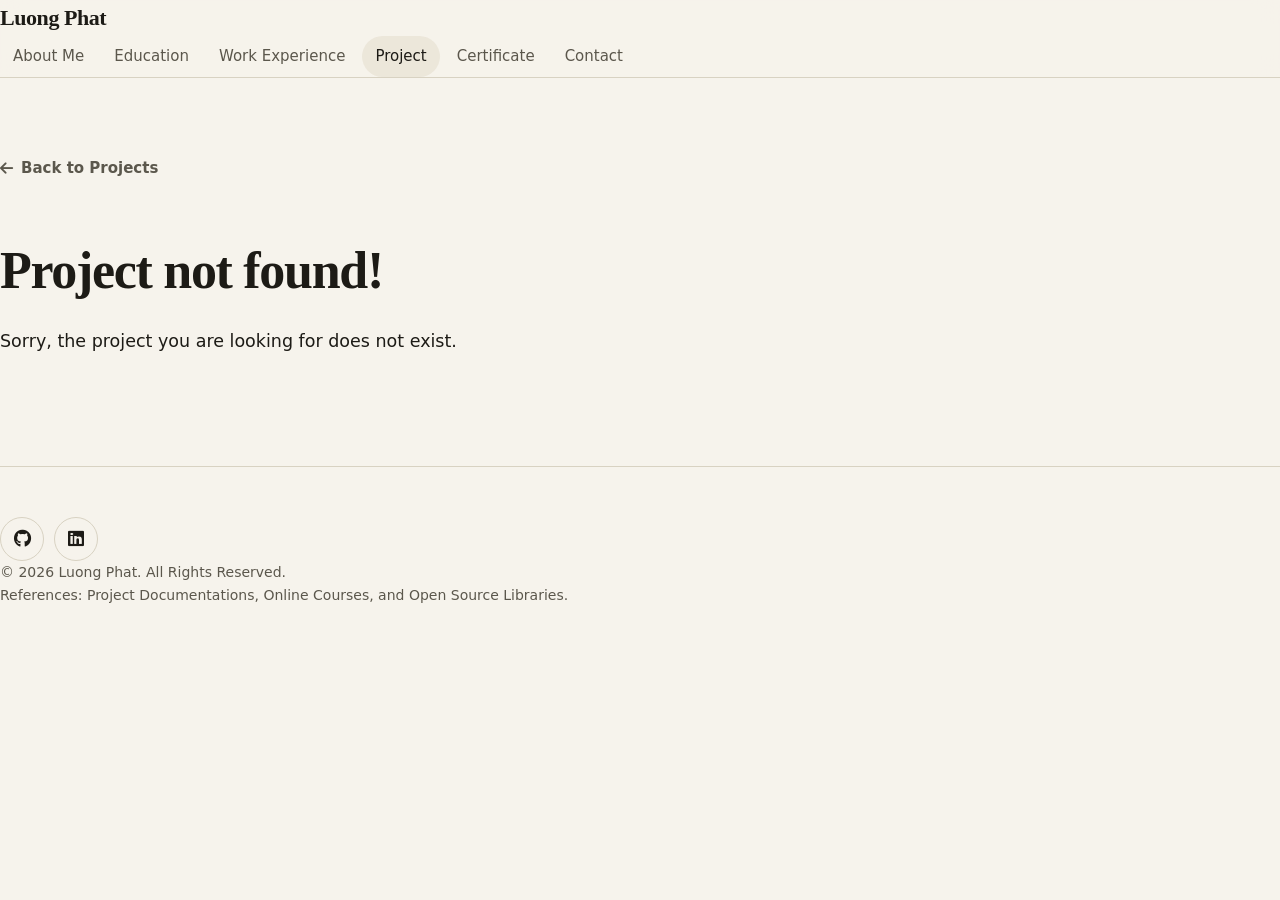
<file: project.html>
<!DOCTYPE html>
<html lang="en">
<head>
    <meta charset="UTF-8">
    <meta name="viewport" content="width=device-width, initial-scale=1.0">
    <title>Project Details - Luong Phat</title>
    <link rel="preconnect" href="https://fonts.googleapis.com">
    <link rel="preconnect" href="https://fonts.gstatic.com" crossorigin>
    <link href="https://fonts.googleapis.com/css2?family=Inter:wght@300;400;500;600;700&family=Poppins:wght@300;400;500;600;700;800&display=swap" rel="stylesheet">
    <link rel="stylesheet" href="style.css">
    <link rel="stylesheet" href="https://cdnjs.cloudflare.com/ajax/libs/font-awesome/6.5.0/css/all.min.css">
</head>
<body>
    <header>
        <a href="index.html" class="logo">Luong Phat</a>
        <nav>
            <a href="index.html#about-me">About Me</a>
            <a href="index.html#education">Education</a>
            <a href="index.html#experience">Work Experience</a>
            <a href="index.html#project" class="active">Project</a>
            <a href="index.html#certificate">Certificate</a>
            <a href="index.html#contact">Contact</a>
        </nav>
    </header>

    <section class="project-detail">
        <a href="index.html#project" class="back-btn"><i class="fas fa-arrow-left"></i> Back to Projects</a>
        <div class="project-detail-container" id="project-detail-content">
            <!-- Content will be automatically inserted here by JavaScript -->
        </div>
    </section>

    <!-- Footer -->
    <footer class="footer">
        <div class="social-links">
            <a href="#" aria-label="GitHub"><i class="fa-brands fa-github"></i></a>
            <a href="#" aria-label="LinkedIn"><i class="fa-brands fa-linkedin"></i></a>
        </div>
        <div class="reference">
            <p>&copy; 2026 Luong Phat. All Rights Reserved.</p>
            <p>References: Project Documentations, Online Courses, and Open Source Libraries.</p>
        </div>
    </footer>

    <script>
        // Dữ liệu chi tiết cho từng dự án
        const projectData = {
            'portfolio': {
                title: 'The Emerging Tech Hub of Southeast Asia',
                image: 'https://images.pexels.com/photos/590022/pexels-photo-590022.jpeg?auto=compress&cs=tinysrgb&w=1260&h=750&dpr=1',
                description: `This project provides an overview of Southeast Asia’s rapid transformation into a dynamic technology hub. It highlights key developments in digital innovation, economic growth, and the increasing role of technology across the region.<br><br>The goal of this project is to deliver a clear and engaging perspective on how Southeast Asia is emerging as an important player in the global tech landscape.`,
                databaseText: `The dataset used in this project was sourced from the World Bank Data360 platform, focusing on Vietnam’s digital development and economic prosperity indicators.

Digital: <a href="https://data360.worldbank.org/en/economy/VNM?tab=Digital" target="_blank" style="color: var(--accent); text-decoration: underline;">https://data360.worldbank.org/en/economy/VNM?tab=Digital</a>
Prosperity: <a href="https://data360.worldbank.org/en/economy/VNM?tab=Prosperity" target="_blank" style="color: var(--accent); text-decoration: underline;">https://data360.worldbank.org/en/economy/VNM?tab=Prosperity</a>

The data was cleaned and transformed into a structured format for analysis. A central Fact Table was created, where indicators and their corresponding values were standardized into clear columns (Indicator, Value), enabling efficient analysis and visualization.`,
                databaseImage: `./project image 1/fact table image.jpg`,
                databaseImage1Caption: `Ảnh 1. Tạo fact table`,
                databaseIntroTable: `To ensure a structured and objective analysis, this project adopts a set of key indicators from the GovTech Maturity framework and related economic metrics. These indicators are used to evaluate digital government development, technology adoption, and overall economic performance.

The table below summarizes the definitions, calculation methods, and analytical significance of each indicator used in this study.`,
                databaseText2: `Table 1. Objective Evaluation Platforms & Indicator System`,
                databaseImage2: `./project image 1/Screenshot 2026-04-18 112320.png`,
                analysisText: `<strong style="font-size: 2.0rem; color: var(--accent); display: inline-block; margin-bottom: 1rem;"><i class="fas fa-thumbtack" style="margin-right: 0.8rem;"></i>Problem Statement 1: Is Vietnam Ready?</strong>`,
                analysisImage: `./project image 1/Screenshot 2026-04-19 212049.png`,
                analysisText2: `Digital readiness is a <strong>prerequisite</strong> for all technology FDI flows.
According to the <strong>GovTech Maturity Index (GTMI)</strong>:<ul><li>Vietnam scored <strong>0.68</strong></li><li>Higher than the Southeast Asia average (<strong>0.63</strong>) and Global average (<strong>0.55</strong>)</li><li>Just behind the leading group like Singapore</li></ul>`,
                analysisImage2: `./project image 1/Screenshot 2026-04-19 215506.png`,
                analysisText3: `Delving into the ITU indicators, the data shows that Vietnam's digital penetration and capacity have reached a nationwide scale:<ul style="margin-bottom: 0.5rem;"><li>Mobile subscriptions: <strong>94.15</strong> / 100 people</li><li>Population coverage 3G: <strong>82.34%</strong></li><li>Global Cybersecurity Index: <strong>97.15</strong>, far exceeding the regional average (<strong>68.57</strong>) and global average (<strong>58.75</strong>)</li><li>Technical Score (TS): <strong>18.15</strong>, significantly higher than SEA (<strong>12.81</strong>) and Global (<strong>10.52</strong>)</li></ul>
<strong style="font-size: 2.0rem;">==> Insight:</strong>
This shows that Vietnam <strong>not only has sufficient technology</strong>, but is also <strong>ready to deploy and expand large-scale technology-based FDI models</strong>.
When placed in the regional and global context, Vietnam is not yet a saturated market, but <strong>has surpassed the regional average and is catching up very quickly</strong>.

This is precisely the stage that strategic investors often look for: <strong>a sufficiently solid foundation, while costs and growth potential remain significant</strong>.

<strong style="font-size: 2.0rem; color: var(--accent); display: inline-block; margin-top: 1.5rem;"><i class="fas fa-thumbtack" style="margin-right: 0.8rem;"></i>Problem Statement 2: EXPORT & FDI (Evidence of Investment Absorption Capacity)</strong>`,
                analysisImage3: `./project image 1/Screenshot 2026-04-19 220947.png`,
                analysisText4: `The data on Exports of goods & services (% GDP – average over time) shows:<ul style="margin-bottom: 0;"><li>Vietnam: approximately <strong>107% of GDP</strong></li><li>Malaysia: approximately <strong>114% of GDP</strong></li><li>Singapore: approximately <strong>179% of GDP</strong></li><li>Cambodia & Lao PDR: significantly lower (<strong>under 60%</strong>)</li></ul><strong>==></strong> This confirms that Vietnam is an <strong>export-driven economy</strong>, not dependent on domestic consumption, and has the capacity to participate deeply in the global value chain. More importantly, Vietnam's export share <strong>increases steadily over time</strong>, reflecting long-term production and service capabilities, not a short-term trend.`,
                analysisImage4: `./project image 1/Screenshot 2026-04-19 222159.png`,
                analysisText5: `In parallel, <strong>FDI net inflows (% GDP)</strong> show:<ul style="margin-bottom: 0;"><li>Singapore: <strong>14.7%</strong></li><li>Cambodia: <strong>6.0%</strong></li><li>Vietnam: <strong>4.7%</strong></li><li>Malaysia: <strong>3.7%</strong></li><li>Thailand: <strong>1.9%</strong></li></ul>
<strong style="font-size: 2.0rem;">==> Insight:</strong>
Vietnam is in the <strong>leading group of the region</strong>, and the key point is: <strong>FDI remains high while costs and average income are still low</strong>, creating room for long-term growth.
The combination of high exports and stable FDI shows that Vietnam <strong>not only attracts capital, but also absorbs and expands investment effectively</strong>.`,
                analysisText6: `<strong style="font-size: 2.0rem; color: var(--accent); display: inline-block; margin-top: 1.5rem;"><i class="fas fa-thumbtack" style="margin-right: 0.8rem;"></i>Problem Statement 3: COST & HUMAN CAPITAL (Long-term Competitive Advantage)</strong>`,
                analysisImage5: `./project image 1/Screenshot 2026-04-19 223935.png`,
                analysisText7: `Vietnam's <strong>GDP per capita (PPP)</strong> is at approximately <strong>0.3 million</strong>, significantly lower than:<ul style="margin-bottom: 0;"><li>Singapore (<strong>~3.1 million</strong>)</li><li>Malaysia (<strong>~0.8 million</strong>)</li></ul><strong>==></strong> This provides a clear advantage in <strong>living and operating costs</strong> for investors. At the same time, this income level is still higher than less developed countries in the region, helping to ensure <strong>social stability and domestic purchasing power</strong>.`,
                analysisImage6: `./project image 1/Screenshot 2026-04-19 224845.png`,
                analysisText8: `The <strong>Employment to population ratio</strong> shows:<ul style="margin-bottom: 0;"><li>Cambodia: <strong>80%</strong></li><li>Vietnam: <strong>74%</strong></li><li>Thailand: <strong>71%</strong></li><li>Singapore: <strong>64%</strong></li><li>Malaysia: <strong>63%</strong></li></ul>
<strong style="font-size: 2.0rem;">==> Insight:</strong>
Vietnam possesses a <strong>young, large workforce</strong> with a <strong>high market participation rate</strong>, along with <strong>access to technology and quick learning capabilities</strong>. Compared to Singapore (high-quality workforce but very high cost) and Malaysia, Vietnam has a clear advantage in <strong>workforce scalability</strong>, making it particularly suitable for models such as:<ul style="margin-bottom: 0;"><li><strong>Technology outsourcing</strong></li><li><strong>Digital platforms</strong></li><li>Large-scale <strong>Product development</strong></li></ul>Vietnam does not compete on being "expensive and perfect," but on <strong>speed, scale, and cost-effectiveness</strong>.`,
                conclusion: `Synthesizing data from the World Bank Group, key takeaways can be drawn:<ul style="margin-bottom: 0;"><li>Vietnam's <strong>digital foundation</strong> has reached a level of readiness to support technology FDI.</li><li><strong>Export of goods & services exceeding 100% of GDP</strong> proves the ability to translate investment into real value.</li><li><strong>Stable FDI</strong> reflects the long-term confidence of international investors.</li><li><strong>Competitive living costs and human resources</strong> create room for medium- to long-term expansion.</li></ul><strong>🎯 Final Message:</strong>
Vietnam is not just an alternative destination, but is gradually establishing its role as a <strong>new technology hub in Southeast Asia</strong>, with the capacity to scale and compete on the global investment map.`
            },
            'catdog': {
                title: 'Classify cat dog',
                image: './assets/image/img2.jpg',
                description: `An AI model that classifies images of cats and dogs using convolutional neural networks (CNNs). Implemented with Python and TensorFlow, achieving high accuracy on test datasets.`,
                databaseText: `[Text and details explaining the dataset used for training...]`,
                analysisText: `[Text about the data analysis...]`,
                analysisImage: null,
                conclusion: `[Final Conclusion of the project...]`
            },
            'object-detection': {
                title: 'Object detection',
                image: './assets/image/img3.jpg',
                description: `An object detection application that identifies and locates objects within images and videos. Utilizes pre-trained models like YOLO or SSD, built with Python and OpenCV.`,
                databaseText: `[Text explaining the image/video database or live feed data...]`,
                analysisText: `[Text about the data analysis...]`,
                analysisImage: null,
                conclusion: `[Final Conclusion of the project...]`
            },
            'sentiment': {
                title: 'Sentiment Analysis',
                image: './assets/image/img4.jpg',
                description: `A sentiment analysis tool that classifies text data into positive, negative, or neutral sentiments. Developed using natural language processing (NLP) techniques and Python libraries such as NLTK and scikit-learn.`,
                databaseText: `[Text explaining the source texts, tweets, or reviews database...]`,
                analysisText: `[Text about the data analysis...]`,
                analysisImage: null,
                conclusion: `[Final Conclusion of the project...]`
            }
        };

        // Lấy ID dự án từ URL
        const urlParams = new URLSearchParams(window.location.search);
        const projectId = urlParams.get('id');
        const contentContainer = document.getElementById('project-detail-content');

        // Hiển thị nội dung tương ứng
        if (projectId && projectData[projectId]) {
            const project = projectData[projectId];
            contentContainer.innerHTML = `
                <img src="${project.image}" alt="${project.title}" class="main-img">
                <h1>${project.title}</h1>
                <div class="description">${project.description}</div>
                
                <div class="project-section">
                    <h2>1. Database</h2>
                    <div class="project-text">${project.databaseText}</div>
                    ${project.databaseImage ? `<img src="${project.databaseImage}" alt="Database Image">` : ''}
                    ${project.databaseImage1Caption ? `<p class="table-caption" style="margin-top: -1.5rem; margin-bottom: 2rem;">${project.databaseImage1Caption}</p>` : ''}
                    ${project.databaseIntroTable ? `<div class="project-text">${project.databaseIntroTable}</div>` : ''}
                    ${project.databaseText2 ? `<p class="table-caption">${project.databaseText2}</p>` : ''}
                    ${project.databaseImage2 ? `<img src="${project.databaseImage2}" alt="Database Additional Image">` : ''}
                    ${project.databaseImageGroup ? `
                    <div class="image-group-vertical">
                        ${project.databaseImageGroup.map(img => `<img src="${img}" alt="Combined Table Part">`).join('')}
                    </div>
                    ` : ''}
                </div>
                
                <div class="project-section">
                    <h2>2. Data Analysis</h2>
                    <div class="project-text">${project.analysisText}</div>
                    ${project.analysisImage ? `<img src="${project.analysisImage}" alt="Analysis Image">` : ''}
                    ${project.analysisText2 ? `<div class="project-text">${project.analysisText2}</div>` : ''}
                    ${project.analysisImage2 ? `<img src="${project.analysisImage2}" alt="Analysis Secondary Image" style="margin-top: -2rem;">` : ''}
                    ${project.analysisText3 ? `<div class="project-text">${project.analysisText3}</div>` : ''}
                    ${project.analysisImage3 ? `<img src="${project.analysisImage3}" alt="Analysis Third Image">` : ''}
                    ${project.analysisText4 ? `<div class="project-text">${project.analysisText4}</div>` : ''}
                    ${project.analysisImage4 ? `<img src="${project.analysisImage4}" alt="Analysis Fourth Image">` : ''}
                    ${project.analysisText5 ? `<div class="project-text">${project.analysisText5}</div>` : ''}
                    ${project.analysisText6 ? `<div class="project-text">${project.analysisText6}</div>` : ''}
                    ${project.analysisImage5 ? `<img src="${project.analysisImage5}" alt="Analysis Fifth Image">` : ''}
                    ${project.analysisText7 ? `<div class="project-text">${project.analysisText7}</div>` : ''}
                    ${project.analysisImage6 ? `<img src="${project.analysisImage6}" alt="Analysis Sixth Image">` : ''}
                    ${project.analysisText8 ? `<div class="project-text">${project.analysisText8}</div>` : ''}
                    ${project.analysisImageGroup ? `
                    <div class="image-group-vertical">
                        ${project.analysisImageGroup.map(img => `<img src="${img}" alt="Combined Table Part">`).join('')}
                    </div>
                    ` : ''}
                </div>
                
                <div class="project-section">
                    <h2>3. Conclusion</h2>
                    <div class="project-text">${project.conclusion}</div>
                </div>
            `;
        } else {
            contentContainer.innerHTML = `<h1>Project not found!</h1><p class="description">Sorry, the project you are looking for does not exist.</p>`;
        }
    </script>
</body>
</html>
</file>
<file: style.css>
/* Luong Phat portfolio.
   Editorial, light-first (dark follows the system). One accent (deep teal), amber used only as a highlight.
   Fonts all have Vietnamese glyphs: Fraunces (display), Be Vietnam Pro (text), JetBrains Mono (labels).
   html is 62.5%, so 1rem = 10px. The case-study pages still use rem and the var names below
   (--accent --muted --text --bg-2 --card --line) inside their content, so keep those names. */

:root {
    --bg: #f6f3ec;
    --bg-2: #ece7da;
    --card: #ffffff;
    --text: #1d1b16;
    --muted: #5b574c;
    --line: #d8d2c2;
    --accent: #0b5d5e;
    --accent-ink: #ffffff;
    --accent-soft: #dcebe9;
    --hl: #f0c24b;
    --ok: #2e7d32;
    --warn: #b26a00;
    --bad: #c62828;
    --shadow: 0 1px 2px rgba(29, 27, 22, .06), 0 8px 24px rgba(29, 27, 22, .06);
    --radius: 1.6rem;
    --wrap: 112rem;
    --font-display: "Fraunces", "Iowan Old Style", Georgia, serif;
    --font-text: "Be Vietnam Pro", system-ui, -apple-system, "Segoe UI", sans-serif;
    --font-mono: "JetBrains Mono", ui-monospace, Consolas, monospace;
    color-scheme: light;
}

@media (prefers-color-scheme: dark) {
    :root {
        --bg: #14130f;
        --bg-2: #1d1b15;
        --card: #1f1d17;
        --text: #f1eee5;
        --muted: #b4ae9f;
        --line: #38342b;
        --accent: #62c4c1;
        --accent-ink: #082726;
        --accent-soft: #17302f;
        --hl: #e0b13a;
        --ok: #7bc47f;
        --warn: #e0a24a;
        --bad: #ef7b7b;
        --shadow: 0 1px 2px rgba(0, 0, 0, .4), 0 8px 24px rgba(0, 0, 0, .35);
        color-scheme: dark;
    }
}

*, *::before, *::after { box-sizing: border-box; }
html { font-size: 62.5%; scroll-behavior: smooth; scroll-padding-top: 8rem; }
body {
    margin: 0;
    background: var(--bg);
    color: var(--text);
    font-family: var(--font-text);
    font-size: 1.7rem;
    line-height: 1.65;
    -webkit-font-smoothing: antialiased;
    text-rendering: optimizeLegibility;
}
img { max-width: 100%; height: auto; display: block; }
a { color: var(--accent); text-underline-offset: .25em; }
a:hover { text-decoration-thickness: 2px; }
h1, h2, h3, h4 { margin: 0; line-height: 1.15; font-family: var(--font-display); font-weight: 600; letter-spacing: -.01em; text-wrap: balance; }
p { margin: 0 0 1.4rem; text-wrap: pretty; }
ul { padding-left: 2rem; margin: 0 0 1.4rem; }
li { margin-bottom: .6rem; }
code { font-family: var(--font-mono); font-size: .88em; background: var(--bg-2); padding: .1em .4em; border-radius: .4rem; }

:focus-visible { outline: 3px solid var(--accent); outline-offset: 3px; border-radius: .4rem; }
.skip-link { position: absolute; left: 1.6rem; top: -10rem; background: var(--accent); color: var(--accent-ink); padding: 1rem 1.6rem; border-radius: .8rem; z-index: 200; font-weight: 600; text-decoration: none; }
.skip-link:focus { top: 1.2rem; }
.sr-only { position: absolute; width: 1px; height: 1px; overflow: hidden; clip: rect(0 0 0 0); white-space: nowrap; }

.wrap { width: min(100% - 4.8rem, var(--wrap)); margin-inline: auto; }
.mono { font-family: var(--font-mono); }
.eyebrow { font-family: var(--font-mono); font-size: 1.25rem; letter-spacing: .12em; text-transform: uppercase; color: var(--muted); display: inline-flex; align-items: center; gap: 1rem; margin-bottom: 1.4rem; }
.eyebrow::before { content: ""; width: 2.8rem; height: 2px; background: var(--accent); }

/* ---------- progress, header ---------- */
.scroll-progress { position: fixed; inset: 0 auto auto 0; height: 3px; width: 0; background: var(--accent); z-index: 120; }
header {
    position: sticky; top: 0; z-index: 100;
    background: color-mix(in srgb, var(--bg) 86%, transparent);
    backdrop-filter: saturate(1.4) blur(12px);
    -webkit-backdrop-filter: saturate(1.4) blur(12px);
    border-bottom: 1px solid var(--line);
}
.header-inner { display: flex; align-items: center; justify-content: space-between; gap: 2rem; min-height: 6.8rem; }
.logo { font-family: var(--font-display); font-weight: 700; font-size: 2.2rem; color: var(--text); text-decoration: none; letter-spacing: -.02em; display: inline-flex; align-items: center; gap: .9rem; }
.logo-mark { width: 3.2rem; height: 3.2rem; border-radius: .9rem; background: var(--accent); color: var(--accent-ink); display: grid; place-items: center; font-size: 1.5rem; font-family: var(--font-mono); font-weight: 700; }
nav { display: flex; align-items: center; gap: .4rem; }
nav a { color: var(--muted); text-decoration: none; font-size: 1.5rem; font-weight: 500; padding: .8rem 1.3rem; border-radius: 999px; transition: color .2s, background .2s; }
nav a:hover { color: var(--text); background: var(--bg-2); }
nav a.active { color: var(--text); background: var(--bg-2); }
nav a.nav-cta { color: var(--accent-ink); background: var(--accent); margin-left: .6rem; }
nav a.nav-cta:hover { background: var(--accent); filter: brightness(1.1); }
.menu-btn { display: none; background: none; border: 1px solid var(--line); color: var(--text); width: 4.4rem; height: 4.4rem; border-radius: 1.2rem; font-size: 1.8rem; cursor: pointer; }

/* ---------- buttons, chips ---------- */
.btn { display: inline-flex; align-items: center; gap: .9rem; min-height: 4.8rem; padding: 1.1rem 2.2rem; border-radius: 999px; font: 600 1.55rem/1 var(--font-text); text-decoration: none; cursor: pointer; border: 1.5px solid var(--accent); background: var(--accent); color: var(--accent-ink); transition: transform .2s, filter .2s, background .2s; }
.btn:hover { transform: translateY(-2px); filter: brightness(1.08); }
.btn-outline { background: transparent; color: var(--text); border-color: var(--line); }
.btn-outline:hover { border-color: var(--text); background: var(--bg-2); filter: none; }
.chip { display: inline-flex; align-items: center; gap: .7rem; font-size: 1.3rem; font-weight: 500; padding: .55rem 1.2rem; border-radius: 999px; background: var(--bg-2); color: var(--text); border: 1px solid var(--line); }
.chip i { color: var(--accent); font-size: 1.2rem; }
.chip.status { background: var(--accent-soft); border-color: transparent; color: var(--accent); font-weight: 600; }
.pulse { width: .8rem; height: .8rem; border-radius: 50%; background: var(--ok); box-shadow: 0 0 0 0 color-mix(in srgb, var(--ok) 60%, transparent); animation: pulse 2.4s infinite; }
@keyframes pulse { 70% { box-shadow: 0 0 0 .9rem transparent; } 100% { box-shadow: 0 0 0 0 transparent; } }

/* ---------- hero ---------- */
.hero { padding: clamp(5rem, 9vw, 10rem) 0 clamp(3.5rem, 6vw, 6rem); }
.hero-grid { display: grid; grid-template-columns: minmax(0, 1.55fr) minmax(0, .8fr); gap: clamp(3rem, 6vw, 7rem); align-items: center; }
.hero h1 { font-size: clamp(3.8rem, 6.4vw, 7.2rem); font-weight: 600; line-height: 1.04; letter-spacing: -.03em; margin-bottom: 2.6rem; }
.hero h1 .name { display: block; font-size: .5em; font-style: italic; font-weight: 500; color: var(--accent); letter-spacing: -.01em; margin-bottom: 1.2rem; }
.hero h1 mark { background: linear-gradient(transparent 62%, color-mix(in srgb, var(--hl) 70%, transparent) 62% 94%, transparent 94%); color: inherit; padding: 0 .1em; }
.hero-lead { font-size: clamp(1.7rem, 1.9vw, 2rem); color: var(--muted); max-width: 60ch; margin-bottom: 3rem; }
.hero-actions { display: flex; flex-wrap: wrap; gap: 1.2rem; margin-bottom: 3rem; }
.hero-meta { display: flex; flex-wrap: wrap; gap: .9rem; }
.portrait { position: relative; justify-self: end; width: min(100%, 38rem); }
.portrait img { width: 100%; aspect-ratio: 4 / 5; object-fit: cover; object-position: center 20%; border-radius: 2.4rem; border: 1px solid var(--line); box-shadow: var(--shadow); background: var(--bg-2); }
.portrait::after { content: ""; position: absolute; inset: 1.6rem -1.6rem -1.6rem 1.6rem; border: 2px solid var(--accent); border-radius: 2.4rem; z-index: -1; opacity: .5; }
.portrait figcaption { font-family: var(--font-mono); font-size: 1.2rem; color: var(--muted); margin-top: 1.4rem; letter-spacing: .04em; }

/* ---------- proof strip ---------- */
.proof { border-block: 1px solid var(--line); background: var(--card); }
.proof-grid { display: grid; grid-template-columns: repeat(3, 1fr); }
.proof-item { padding: 2.8rem 3rem; border-right: 1px solid var(--line); }
.proof-item:last-child { border-right: 0; }
.proof-num { font-family: var(--font-display); font-size: clamp(3rem, 4vw, 4.4rem); font-weight: 600; letter-spacing: -.02em; line-height: 1; color: var(--accent); margin-bottom: .9rem; }
.proof-label { font-size: 1.45rem; color: var(--muted); margin: 0; max-width: 34ch; }

/* ---------- sections ---------- */
section { padding: clamp(6rem, 9vw, 11rem) 0 0; }
.section-head { margin-bottom: clamp(3rem, 5vw, 5rem); max-width: 72rem; }
.section-head h2 { font-size: clamp(3.2rem, 4.6vw, 5.2rem); letter-spacing: -.025em; }
.section-head p { color: var(--muted); font-size: 1.8rem; margin: 1.6rem 0 0; }

/* ---------- case studies (bento) ---------- */
.bento { display: grid; grid-template-columns: repeat(6, minmax(0, 1fr)); gap: 2rem; }
.case { position: relative; display: flex; flex-direction: column; background: var(--card); border: 1px solid var(--line); border-radius: var(--radius); overflow: hidden; text-decoration: none; color: var(--text); box-shadow: var(--shadow); transition: transform .25s ease, border-color .25s ease; }
.case:hover { transform: translateY(-4px); border-color: var(--accent); }
.case-featured { grid-column: 1 / -1; flex-direction: row; }
.case-side { grid-column: span 3; }
.case-thumb { position: relative; background: var(--bg-2); overflow: hidden; border-bottom: 1px solid var(--line); aspect-ratio: 16 / 9; }
.case-featured .case-thumb { aspect-ratio: auto; flex: 1.2 1 0; min-height: 36rem; border-bottom: 0; border-right: 1px solid var(--line); }
.case-featured .case-body { flex: 1 1 0; justify-content: center; }
.case-cover { position: absolute; inset: 0; width: 100%; height: 100%; object-fit: cover; transition: transform .8s ease; }
.case-thumb::after { content: ""; position: absolute; inset: 0; background: linear-gradient(135deg, rgba(6, 40, 41, .62) 0%, rgba(6, 40, 41, .18) 55%, rgba(6, 40, 41, .05) 100%); pointer-events: none; }
.case-shot { position: absolute; z-index: 1; left: 7%; bottom: 8%; width: 64%; border-radius: 1.2rem; overflow: hidden; border: 1px solid rgba(255, 255, 255, .55); box-shadow: 0 2.4rem 5rem rgba(0, 0, 0, .35); background: #fff; transform: rotate(-2.2deg); transform-origin: left bottom; transition: transform .45s ease; }
.case-shot img { display: block; width: 100%; height: auto; }
.case:hover .case-cover { transform: scale(1.05); }
.case:hover .case-shot { transform: rotate(0deg) translateY(-1.4rem); }
.case-lock { z-index: 2; position: absolute; top: 1.2rem; right: 1.2rem; display: inline-flex; align-items: center; gap: .6rem; background: color-mix(in srgb, var(--bg) 88%, transparent); border: 1px solid var(--line); padding: .5rem 1.1rem; border-radius: 999px; font-size: 1.2rem; font-weight: 600; color: var(--text); backdrop-filter: blur(6px); }
.case-body { padding: 2.6rem 2.8rem 2.8rem; display: flex; flex-direction: column; flex: 1; }
.case-featured .case-body { padding: 3.2rem 3.6rem 3.4rem; }
.case-kicker { font-family: var(--font-mono); font-size: 1.2rem; letter-spacing: .08em; text-transform: uppercase; color: var(--muted); margin-bottom: 1.2rem; }
.case h3 { font-size: 2.4rem; margin-bottom: 1.2rem; }
.case-featured h3 { font-size: clamp(2.8rem, 3.2vw, 3.6rem); }
.case-text { color: var(--muted); font-size: 1.55rem; margin-bottom: 1.8rem; }
.case-result { display: flex; gap: 1rem; align-items: flex-start; background: var(--accent-soft); color: var(--text); border-radius: 1.2rem; padding: 1.2rem 1.5rem; font-size: 1.45rem; font-weight: 500; line-height: 1.45; margin-bottom: 2rem; }
.case-result i { color: var(--accent); margin-top: .3rem; }
.case-foot { margin-top: auto; display: flex; flex-wrap: wrap; align-items: center; justify-content: space-between; gap: 1.2rem; }
.tags { display: flex; flex-wrap: wrap; gap: .6rem; }
.tags span { font-family: var(--font-mono); font-size: 1.2rem; padding: .35rem .9rem; border-radius: .7rem; border: 1px solid var(--line); color: var(--muted); }
.case-cta { font-weight: 600; font-size: 1.5rem; color: var(--accent); display: inline-flex; align-items: center; gap: .7rem; }
.case-cta i { transition: transform .2s; }
.case:hover .case-cta i { transform: translateX(4px); }

/* ---------- experience ---------- */
.timeline { border-left: 2px solid var(--line); margin-left: .8rem; }
.job { position: relative; padding: 0 0 4.4rem 3.6rem; }
.job:last-child { padding-bottom: 0; }
.job::before { content: ""; position: absolute; left: -.9rem; top: .8rem; width: 1.6rem; height: 1.6rem; border-radius: 50%; background: var(--bg); border: 3px solid var(--accent); }
.job.current::before { background: var(--accent); }
.job-when { font-family: var(--font-mono); font-size: 1.3rem; color: var(--muted); letter-spacing: .05em; margin-bottom: .8rem; }
.job h3 { font-size: 2.6rem; margin-bottom: .5rem; }
.job-org { color: var(--muted); font-size: 1.55rem; margin-bottom: 1.6rem; }
.job-org strong { color: var(--text); font-weight: 600; }
.job ul { max-width: 76ch; padding-left: 2rem; }
.job li { color: var(--text); }
.job li::marker { color: var(--accent); }

/* ---------- skills / about ---------- */
.two-col { display: grid; grid-template-columns: repeat(2, minmax(0, 1fr)); gap: clamp(3rem, 5vw, 6rem); }
.panel-card { background: var(--card); border: 1px solid var(--line); border-radius: var(--radius); padding: 3rem 3.2rem; }
.panel-card h3 { font-size: 2.2rem; margin-bottom: 2rem; }
.skill-group + .skill-group { margin-top: 2.2rem; }
.skill-group h4 { font-family: var(--font-mono); font-size: 1.25rem; font-weight: 500; letter-spacing: .1em; text-transform: uppercase; color: var(--muted); margin-bottom: 1.1rem; }
.skill-chips { display: flex; flex-wrap: wrap; gap: .8rem; }
.skill-chips span { font-size: 1.4rem; padding: .6rem 1.2rem; border-radius: .9rem; background: var(--bg-2); border: 1px solid var(--line); }
.edu + .edu { margin-top: 2.8rem; padding-top: 2.8rem; border-top: 1px solid var(--line); }
.edu-when { font-family: var(--font-mono); font-size: 1.25rem; color: var(--muted); letter-spacing: .05em; margin-bottom: .6rem; }
.edu h4 { font-family: var(--font-display); font-size: 2rem; font-weight: 600; margin-bottom: .6rem; }
.edu p { color: var(--muted); font-size: 1.5rem; margin-bottom: .4rem; }
.edu .chip { margin-top: 1rem; }

/* ---------- process ---------- */
.steps { list-style: none; padding: 0; margin: 0; display: grid; grid-template-columns: repeat(5, minmax(0, 1fr)); gap: 1.6rem; counter-reset: s; }
.steps li { margin: 0; counter-increment: s; background: var(--card); border: 1px solid var(--line); border-radius: var(--radius); padding: 2.4rem 2.2rem; }
.steps li::before { content: "0" counter(s); font-family: var(--font-mono); font-size: 1.3rem; color: var(--accent); font-weight: 700; display: block; margin-bottom: 1.6rem; }
.steps h3 { font-size: 2rem; margin-bottom: .9rem; }
.steps p { font-size: 1.45rem; color: var(--muted); margin: 0; }

/* ---------- certificates ---------- */
.certs { display: grid; grid-template-columns: repeat(3, minmax(0, 1fr)); gap: 2rem; margin-bottom: 3.2rem; }
.cert { display: flex; flex-direction: column; background: var(--card); border: 1px solid var(--line); border-radius: var(--radius); padding: 2.6rem; text-decoration: none; color: var(--text); transition: border-color .2s, transform .2s; }
.cert:hover { border-color: var(--accent); transform: translateY(-3px); }
.cert-issuer { font-family: var(--font-mono); font-size: 1.2rem; letter-spacing: .08em; text-transform: uppercase; color: var(--accent); margin-bottom: 1.2rem; }
.cert h3 { font-size: 2rem; margin-bottom: 1rem; }
.cert-meta { color: var(--muted); font-size: 1.4rem; margin: 0 0 1.6rem; }
.cert-link { margin-top: auto; font-weight: 600; font-size: 1.4rem; color: var(--accent); }
.extra-title { font-family: var(--font-mono); font-size: 1.25rem; letter-spacing: .1em; text-transform: uppercase; color: var(--muted); margin-bottom: 1.2rem; }
.extra-list { list-style: none; padding: 0; margin: 0; border-top: 1px solid var(--line); }
.extra-list li { margin: 0; border-bottom: 1px solid var(--line); }
.extra-list a { display: flex; align-items: center; justify-content: space-between; gap: 2rem; flex-wrap: wrap; padding: 1.4rem .4rem; color: var(--text); text-decoration: none; font-size: 1.55rem; }
.extra-list a:hover { background: var(--bg-2); }
.extra-list span { color: var(--muted); font-size: 1.35rem; }

/* ---------- contact ---------- */
.contact-card { background: var(--accent); color: var(--accent-ink); border-radius: 2.4rem; padding: clamp(3.4rem, 6vw, 7rem); display: grid; grid-template-columns: minmax(0, 1.4fr) minmax(0, 1fr); gap: 4rem; align-items: end; }
.contact-card h2 { font-size: clamp(3.2rem, 5vw, 5.6rem); letter-spacing: -.03em; margin-bottom: 1.8rem; }
.contact-card p { font-size: 1.8rem; opacity: .92; max-width: 46ch; margin: 0; }
.contact-links { display: grid; gap: 1.1rem; }
.contact-links a { display: flex; align-items: center; gap: 1.4rem; padding: 1.5rem 1.9rem; border-radius: 1.4rem; background: color-mix(in srgb, var(--accent-ink) 14%, transparent); color: var(--accent-ink); text-decoration: none; font-weight: 600; font-size: 1.6rem; border: 1px solid color-mix(in srgb, var(--accent-ink) 25%, transparent); transition: background .2s, transform .2s; word-break: break-word; }
.contact-links a:hover { background: color-mix(in srgb, var(--accent-ink) 24%, transparent); transform: translateX(4px); }
.contact-links a:first-child { background: var(--accent-ink); color: var(--accent); border-color: var(--accent-ink); }
.contact-links i { width: 2rem; text-align: center; flex: none; }

.footer { padding: 5rem 0 4rem; margin-top: clamp(6rem, 9vw, 11rem); border-top: 1px solid var(--line); color: var(--muted); font-size: 1.4rem; }
.footer-inner { display: flex; flex-wrap: wrap; align-items: center; justify-content: space-between; gap: 2rem; }
.footer p { margin: 0; }
.social-links { display: flex; gap: 1rem; }
.social-links a { text-decoration: none; width: 4.4rem; height: 4.4rem; display: grid; place-items: center; border-radius: 50%; border: 1px solid var(--line); color: var(--text); font-size: 1.8rem; transition: background .2s, color .2s; }
.social-links a:hover { background: var(--accent); color: var(--accent-ink); border-color: var(--accent); }

.back-to-top-btn { position: fixed; right: 2.4rem; bottom: 2.4rem; width: 4.8rem; height: 4.8rem; border-radius: 50%; border: 1px solid var(--line); background: var(--card); color: var(--text); display: grid; place-items: center; cursor: pointer; box-shadow: var(--shadow); opacity: 0; pointer-events: none; transform: translateY(1rem); transition: opacity .25s, transform .25s; z-index: 90; }
.back-to-top-btn.show { opacity: 1; pointer-events: auto; transform: none; }

/* ---------- reveal ---------- */
.reveal { opacity: 0; transform: translateY(1.6rem); transition: opacity .6s ease, transform .6s ease; }
.reveal.reveal-visible { opacity: 1; transform: none; }
.no-js .reveal { opacity: 1; transform: none; }

/* ---------- case-study page ---------- */
.project-detail { padding: clamp(3rem, 5vw, 5rem) 0 0; }
.project-detail-inner { width: min(100% - 4.8rem, 92rem); margin-inline: auto; }
.back-btn { display: inline-flex; align-items: center; gap: .8rem; font-weight: 600; font-size: 1.5rem; text-decoration: none; color: var(--muted); margin-bottom: 3rem; padding: .8rem 0; }
.back-btn:hover { color: var(--accent); }
.project-detail-container h1 { font-size: clamp(3.2rem, 5vw, 5.2rem); letter-spacing: -.025em; line-height: 1.08; margin: 2.4rem 0 2.8rem; }
.project-detail-container .main-img { width: 100%; max-height: 46rem; object-fit: cover; object-position: top; border-radius: 2rem; border: 1px solid var(--line); box-shadow: var(--shadow); }
.project-detail-container > .description { font-size: 1.75rem; }
.glance { display: grid; grid-template-columns: repeat(4, minmax(0, 1fr)); gap: 0; background: var(--card); border: 1px solid var(--line); border-radius: var(--radius); margin: 0 0 3.4rem; overflow: hidden; }
.glance div { padding: 2rem 2.2rem; border-right: 1px solid var(--line); }
.glance div:last-child { border-right: 0; }
.glance dt { font-family: var(--font-mono); font-size: 1.15rem; letter-spacing: .1em; text-transform: uppercase; color: var(--muted); margin-bottom: .8rem; }
.glance dd { margin: 0; font-size: 1.5rem; line-height: 1.45; font-weight: 500; }
.glance .win { background: var(--accent-soft); }
.executive-summary { background: var(--card); border: 1px solid var(--line); border-left: 4px solid var(--accent); border-radius: 1.4rem; padding: 2.6rem 3rem; margin: 0 0 2.4rem; }
.executive-summary h3 { margin-bottom: 1.4rem !important; }
.project-section { margin-top: clamp(4.5rem, 7vw, 7rem); padding-top: 3.2rem; border-top: 1px solid var(--line); }
.project-section h2 { font-size: clamp(2.6rem, 3.6vw, 3.6rem); margin-bottom: 2.4rem; letter-spacing: -.02em; }
.project-text { font-size: 1.65rem; margin-bottom: 2.4rem; overflow-wrap: anywhere; }
.project-text img, .project-section > img, .confidential-frame img, .image-group-vertical img { border-radius: 1.2rem; border: 1px solid var(--line); margin: 1.6rem auto 2.4rem; background: #fff; }
.project-text table.tbl { display: block; overflow-x: auto; }
.project-text table.tbl th, .project-text table.tbl td { border-color: var(--line) !important; vertical-align: top; }
.table-caption { font-size: 1.35rem; color: var(--muted); font-style: italic; text-align: center; }
.image-group-vertical { display: grid; gap: 1.2rem; }
.confidential-frame { position: relative; margin: 1.6rem 0 2.4rem; }
.confidential-frame img { margin: 0; width: 100%; }
.confidential-badge { position: absolute; top: 1.4rem; right: 1.4rem; display: inline-flex; align-items: center; gap: .8rem; background: color-mix(in srgb, var(--bg) 90%, transparent); border: 1px solid var(--line); padding: .7rem 1.3rem; border-radius: 999px; font-size: 1.25rem; font-weight: 600; backdrop-filter: blur(6px); }
.confidential-badge small { color: var(--muted); font-weight: 500; }
.kpi-container { display: grid; grid-template-columns: repeat(auto-fit, minmax(18rem, 1fr)); gap: 1.4rem; margin: 2.2rem 0; }
.kpi-card { background: var(--bg-2); border: 1px solid var(--line); border-radius: 1.4rem; padding: 1.8rem 2rem; }
.kpi-card h4 { font-family: var(--font-mono); font-size: 1.15rem; font-weight: 500; letter-spacing: .08em; text-transform: uppercase; color: var(--muted); margin-bottom: .8rem; }
.kpi-value { font-family: var(--font-display); font-size: 2.8rem; font-weight: 600; color: var(--accent); line-height: 1.15; }
.progress-bar { height: 1rem; border-radius: 999px; overflow: hidden; background: var(--bg-2); }
.progress { height: 100%; border-radius: 999px; }
.next-cases { margin-top: clamp(5rem, 8vw, 8rem); padding-top: 3.2rem; border-top: 1px solid var(--line); }
.next-cases h2 { font-size: 2.8rem; margin-bottom: 2rem; }
.next-grid { display: grid; grid-template-columns: repeat(2, minmax(0, 1fr)); gap: 1.6rem; }
.next-grid a { display: block; background: var(--card); border: 1px solid var(--line); border-radius: var(--radius); padding: 2.4rem; text-decoration: none; color: var(--text); transition: border-color .2s; }
.next-grid a:hover { border-color: var(--accent); }
.next-grid small { font-family: var(--font-mono); font-size: 1.2rem; color: var(--muted); letter-spacing: .08em; text-transform: uppercase; }
.next-grid strong { display: block; font-family: var(--font-display); font-size: 2.2rem; margin-top: .8rem; font-weight: 600; }

/* ---------- responsive ---------- */
@media (max-width: 1000px) {
    .hero-grid { grid-template-columns: 1fr; }
    .portrait { justify-self: start; width: min(100%, 30rem); order: -1; }
    .bento { grid-template-columns: 1fr; }
    .case-featured, .case-side { grid-column: auto; grid-row: auto; }
    .case-featured { flex-direction: column; }
    .case-featured .case-thumb { aspect-ratio: 16 / 9; flex: none; min-height: 0; border-right: 0; border-bottom: 1px solid var(--line); }
    .steps { grid-template-columns: repeat(2, minmax(0, 1fr)); }
    .two-col, .contact-card { grid-template-columns: 1fr; }
    .certs { grid-template-columns: 1fr; }
    .glance { grid-template-columns: repeat(2, minmax(0, 1fr)); }
    .glance div:nth-child(2) { border-right: 0; }
    .glance div:nth-child(-n+2) { border-bottom: 1px solid var(--line); }
}
@media (max-width: 760px) {
    .menu-btn { display: inline-grid; place-items: center; }
    nav { position: absolute; inset: 6.8rem 0 auto 0; flex-direction: column; align-items: stretch; background: var(--bg); border-bottom: 1px solid var(--line); padding: 1.2rem 2.4rem 2rem; gap: .2rem; display: none; }
    nav.active { display: flex; }
    nav a { padding: 1.3rem 1.4rem; font-size: 1.7rem; }
    nav a.nav-cta { margin: .8rem 0 0; text-align: center; justify-content: center; }
    .proof-grid { grid-template-columns: 1fr; }
    .proof-item { border-right: 0; border-bottom: 1px solid var(--line); padding: 2.2rem 0; }
    .proof-item:last-child { border-bottom: 0; }
    .steps { grid-template-columns: 1fr; }
    .next-grid { grid-template-columns: 1fr; }
    .case-body, .case-featured .case-body { padding: 2.4rem; }
    .job { padding-left: 2.4rem; }
    .panel-card { padding: 2.4rem; }
    .glance { grid-template-columns: 1fr; }
    .glance div { border-right: 0; border-bottom: 1px solid var(--line); }
    .glance div:last-child { border-bottom: 0; }
}

@media (prefers-reduced-motion: reduce) {
    html { scroll-behavior: auto; }
    *, *::before, *::after { animation: none !important; transition-duration: .01ms !important; }
    .reveal { opacity: 1; transform: none; }
}
@media print {
    header, .scroll-progress, .back-to-top-btn, .menu-btn { display: none !important; }
    .reveal { opacity: 1 !important; transform: none !important; }
}

/* ---------- case study v2: hero, stats, contents, callouts, lightbox ---------- */
.case-hero { position: relative; overflow: hidden; color: #fff; background: #0b3b3c; }
.case-hero-bg { position: absolute; inset: 0; background-size: cover; background-position: center; }
.case-hero::after { content: ""; position: absolute; inset: 0; background: linear-gradient(100deg, rgba(5, 34, 35, .94) 0%, rgba(5, 34, 35, .76) 50%, rgba(5, 34, 35, .4) 100%); }
.case-hero-inner { position: relative; z-index: 1; padding: clamp(2.6rem, 4vw, 4.4rem) 0 clamp(4.4rem, 7vw, 8rem); }
.case-hero .back-btn { color: rgba(255, 255, 255, .8); margin-bottom: clamp(3rem, 6vw, 6rem); }
.case-hero .back-btn:hover { color: #fff; }
.case-hero .case-kicker { color: rgba(255, 255, 255, .78); margin-bottom: 1.6rem; }
.case-hero h1 { font-size: clamp(3.4rem, 5.6vw, 6.2rem); line-height: 1.04; letter-spacing: -.03em; max-width: 22ch; color: #fff; margin: 0 0 2.2rem; }
.case-hero .lede { max-width: 64ch; font-size: clamp(1.7rem, 1.9vw, 2rem); color: rgba(255, 255, 255, .88); margin: 0 0 2.6rem; }
.case-hero .tags span { color: #fff; border-color: rgba(255, 255, 255, .42); background: rgba(255, 255, 255, .08); }

.project-detail { padding: clamp(4rem, 6vw, 7rem) 0 0; }
.case-layout { display: grid; grid-template-columns: 22rem minmax(0, 84rem); gap: clamp(3rem, 5vw, 7rem); justify-content: center; width: min(100% - 4.8rem, 124rem); margin-inline: auto; }
.project-detail-container { min-width: 0; }
.toc { position: sticky; top: 10rem; align-self: start; }
.toc-title { font-family: var(--font-mono); font-size: 1.2rem; letter-spacing: .12em; text-transform: uppercase; color: var(--muted); margin: 0 0 1.4rem; }
.toc ol { list-style: none; margin: 0; padding: 0; border-left: 2px solid var(--line); }
.toc li { margin: 0; }
.toc a { display: block; margin-left: -2px; padding: .85rem 1.6rem; border-left: 2px solid transparent; color: var(--muted); text-decoration: none; font-size: 1.45rem; line-height: 1.35; transition: color .2s, border-color .2s; }
.toc a:hover { color: var(--text); }
.toc a.active { color: var(--accent); border-left-color: var(--accent); font-weight: 600; }

.project-section { scroll-margin-top: 9rem; }
.project-section.first { margin-top: 0; padding-top: 0; border-top: 0; }
.project-section.first > h2 { position: absolute; width: 1px; height: 1px; overflow: hidden; clip: rect(0 0 0 0); }
.description { font-size: 1.75rem; }
.project-text h3.sub { display: flex; align-items: center; gap: 1rem; font-size: clamp(2.2rem, 2.6vw, 2.6rem); margin: 4.2rem 0 1.6rem; color: var(--text); }
.project-text h3.sub i { color: var(--accent); font-size: .78em; }
.project-text h3.sub:first-child { margin-top: 0; }
.project-text h4.sub { font-family: var(--font-text); font-size: 1.9rem; font-weight: 600; margin: 3.2rem 0 1.2rem; }
.project-text h4.sub i { color: var(--accent); margin-right: .8rem; }

.stats-row { display: grid; grid-template-columns: repeat(auto-fit, minmax(19rem, 1fr)); gap: 1.6rem; margin: 0 0 3.6rem; }
.stat { background: var(--card); border: 1px solid var(--line); border-radius: var(--radius); padding: 2.4rem 2.2rem; }
.stat-num { font-family: var(--font-display); font-size: clamp(2.8rem, 3vw, 3.8rem); font-weight: 600; letter-spacing: -.02em; line-height: 1.05; color: var(--accent); margin-bottom: 1.2rem; }
.stat p { margin: 0; font-size: 1.4rem; line-height: 1.5; color: var(--muted); }

figure.shot { margin: 2.6rem 0 3.2rem; }
figure.shot img { display: block; max-width: 100%; width: auto; height: auto; margin: 0 auto; border-radius: 1.2rem; border: 1px solid var(--line); background: #fff; cursor: zoom-in; }
figure.shot img.main-img { width: 100%; height: auto; max-height: none; object-fit: contain; }
figure.shot .confidential-frame { margin: 0; }
figure.shot .confidential-frame img { width: 100%; }
figure.shot figcaption { margin-top: 1.2rem; font-size: 1.35rem; color: var(--muted); text-align: center; }
.image-group-vertical figure.shot { margin: 0; }

.insight { background: var(--accent-soft); border-left: 4px solid var(--accent); border-radius: 0 1.4rem 1.4rem 0; padding: 2rem 2.4rem; margin: 2.6rem 0; }
.insight-label { font-family: var(--font-mono); font-size: 1.2rem; font-weight: 700; letter-spacing: .12em; text-transform: uppercase; color: var(--accent); margin-bottom: 1rem; }
.insight > :last-child { margin-bottom: 0; }
.insight ul { margin-bottom: 0; }

.lightbox { position: fixed; inset: 0; z-index: 300; background: rgba(8, 12, 12, .9); display: none; align-items: center; justify-content: center; padding: 3rem; cursor: zoom-out; }
.lightbox.open { display: flex; }
.lightbox img { max-width: 100%; max-height: 100%; border-radius: 1rem; background: #fff; cursor: default; }
.lightbox button { position: absolute; top: 2rem; right: 2rem; width: 4.8rem; height: 4.8rem; border-radius: 50%; border: 0; background: #fff; color: #111; font-size: 2rem; cursor: pointer; }

@media (max-width: 1100px) {
    .case-layout { grid-template-columns: minmax(0, 1fr); gap: 0; }
    .toc { top: 6.8rem; z-index: 50; margin: 0 -2.4rem 3.2rem; padding: .9rem 2.4rem; background: color-mix(in srgb, var(--bg) 92%, transparent); backdrop-filter: blur(10px); -webkit-backdrop-filter: blur(10px); border-bottom: 1px solid var(--line); }
    .toc-title { display: none; }
    .toc ol { display: flex; gap: .6rem; overflow-x: auto; border-left: 0; scrollbar-width: none; }
    .toc a { margin: 0; padding: .7rem 1.4rem; border: 1px solid var(--line); border-radius: 999px; white-space: nowrap; }
    .toc a.active { background: var(--accent); border-color: var(--accent); color: var(--accent-ink); }
    .project-section { scroll-margin-top: 13rem; }
}
@media (max-width: 760px) {
    .case-hero h1 { max-width: none; }
    .insight { padding: 1.8rem 1.8rem; }
}
@media (max-width: 760px) {
    .stats-row { grid-template-columns: repeat(2, minmax(0, 1fr)); gap: 1.2rem; }
    .stat { padding: 1.8rem 1.6rem; }
    .stat-num { font-size: 2.6rem; }
    .stat p { font-size: 1.3rem; }
}
</file>
